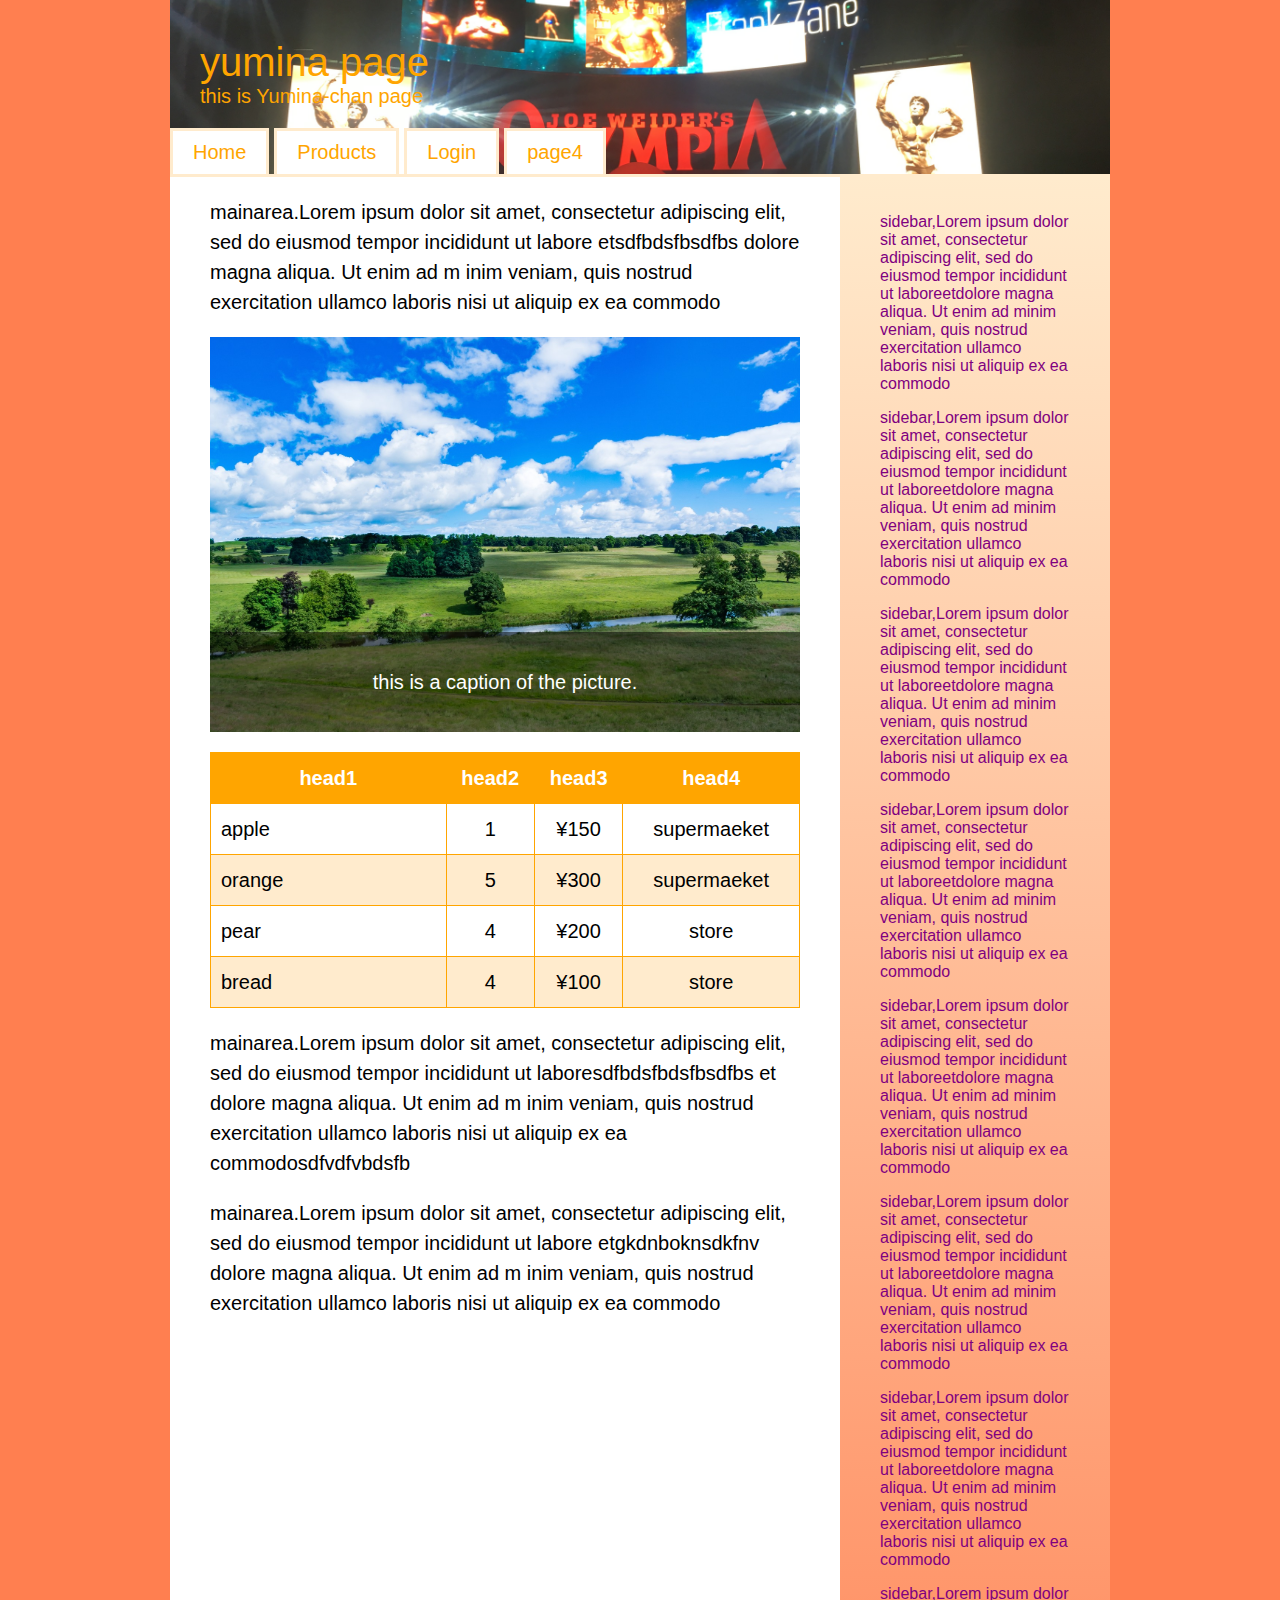
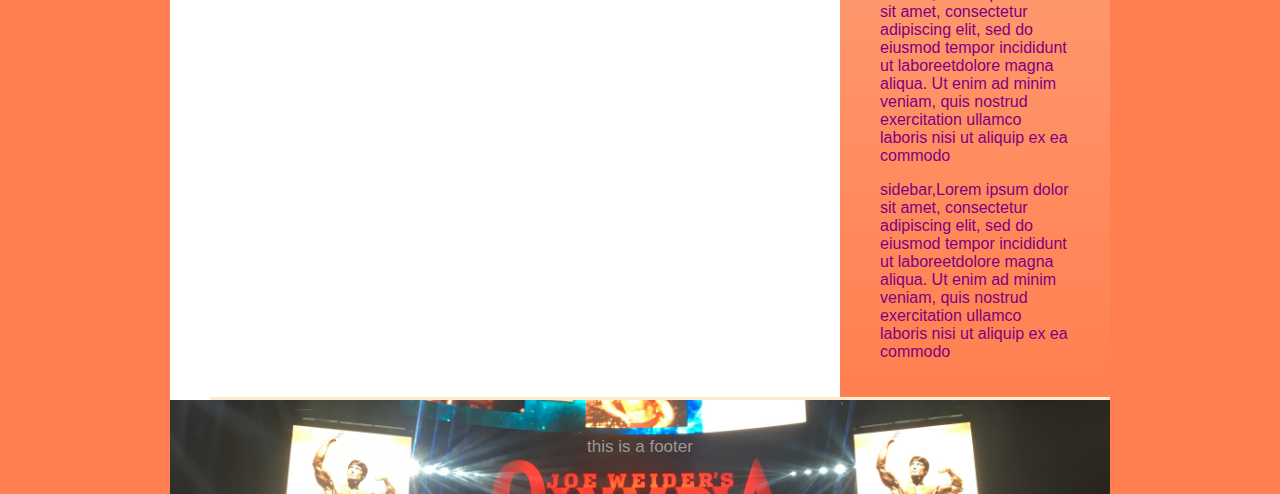
<file: index.html>
<!DOCTYPE html>
<html>

<head>

	<link rel="stylesheet" href="./CSS/screen.css">
<meta name ="veiwport" content="width=device-width,initial-scale=1">
</head>

<body>
	<div class="container">
		<header>
			<h1>yumina page</h1>
			<p>this is Yumina-chan page</p>
			<nav class="navmenu">
				<ul class="group">
					<li><a href="index.html">Home</a></li>
					<li><a href="yumina.html">Products</a></li>
					<li><a href="form.html">Login</a></li>
					<li><a href="#">page4</a></li>
				</ul>
			</nav>
		</header>
		<div class="content-area group">
			<div class="main-area">
				<p>mainarea.Lorem ipsum dolor sit amet, consectetur adipiscing elit, sed do eiusmod tempor incididunt ut
					labore
					etsdfbdsfbsdfbs
					dolore
					magna aliqua. Ut enim ad m inim veniam, quis nostrud exercitation ullamco laboris nisi ut aliquip ex
					ea
					commodo
				</p>
				<div class="image">
					<img src="./media/image/topimage.jpg">
					<div class="imagecaption">
						<p>this is a caption of the picture.</p>
					</div>
				</div>
				<table class="shoplist">
					<thead>
						<tr>
							<th class="head1">head1</th>
							<th class="head2">head2</th>
							<th class="head3">head3</th>
							<th class="head4">head4</th>
						</tr>
					</thead>
					<tbody>
						<tr>
							<td>apple</td>
							<td>1</td>
							<td>¥150</td>
							<td>supermaeket</td>
						</tr>
						<tr>
							<td>orange</td>
							<td>5</td>
							<td>¥300</td>
							<td>supermaeket</td>
						</tr>
						<tr>
							<td>pear</td>
							<td>4</td>
							<td>¥200</td>
							<td>store</td>
						</tr>
						<tr>
							<td>bread</td>
							<td>4</td>
							<td>¥100</td>
							<td>store</td>
						</tr>
					</tbody>
				</table>
				<p>mainarea.Lorem ipsum dolor sit amet, consectetur adipiscing elit, sed do eiusmod tempor incididunt ut
					laboresdfbdsfbdsfbsdfbs
					et
					dolore
					magna aliqua. Ut enim ad m inim veniam, quis nostrud exercitation ullamco laboris nisi ut aliquip ex
					ea
					commodosdfvdfvbdsfb
				</p>
				<p>mainarea.Lorem ipsum dolor sit amet, consectetur adipiscing elit, sed do eiusmod tempor incididunt ut
					labore
					etgkdnboknsdkfnv
					dolore
					magna aliqua. Ut enim ad m inim veniam, quis nostrud exercitation ullamco laboris nisi ut aliquip ex
					ea
					commodo
				</p>
			</div>
			<aside class="sidebar hidden-res">
				<p>sidebar,Lorem ipsum dolor sit amet, consectetur adipiscing elit, sed do eiusmod tempor incididunt ut
					laboreetdolore
					magna aliqua. Ut enim ad minim veniam, quis nostrud exercitation ullamco laboris nisi ut aliquip
					ex
					ea
					commodo
				</p>
				<p>sidebar,Lorem ipsum dolor sit amet, consectetur adipiscing elit, sed do eiusmod tempor incididunt ut
					laboreetdolore
					magna aliqua. Ut enim ad minim veniam, quis nostrud exercitation ullamco laboris nisi ut aliquip
					ex
					ea
					commodo
				</p>
				<p>sidebar,Lorem ipsum dolor sit amet, consectetur adipiscing elit, sed do eiusmod tempor incididunt ut
					laboreetdolore
					magna aliqua. Ut enim ad minim veniam, quis nostrud exercitation ullamco laboris nisi ut aliquip
					ex
					ea
					commodo
				</p>
				<p>sidebar,Lorem ipsum dolor sit amet, consectetur adipiscing elit, sed do eiusmod tempor incididunt ut
					laboreetdolore
					magna aliqua. Ut enim ad minim veniam, quis nostrud exercitation ullamco laboris nisi ut aliquip
					ex
					ea
					commodo
				</p>

				<p>sidebar,Lorem ipsum dolor sit amet, consectetur adipiscing elit, sed do eiusmod tempor incididunt ut
					laboreetdolore
					magna aliqua. Ut enim ad minim veniam, quis nostrud exercitation ullamco laboris nisi ut aliquip
					ex
					ea
					commodo
				</p>

				<p>sidebar,Lorem ipsum dolor sit amet, consectetur adipiscing elit, sed do eiusmod tempor incididunt ut
					laboreetdolore
					magna aliqua. Ut enim ad minim veniam, quis nostrud exercitation ullamco laboris nisi ut aliquip
					ex
					ea
					commodo
				</p>
				<p>sidebar,Lorem ipsum dolor sit amet, consectetur adipiscing elit, sed do eiusmod tempor incididunt ut
					laboreetdolore
					magna aliqua. Ut enim ad minim veniam, quis nostrud exercitation ullamco laboris nisi ut aliquip
					ex
					ea
					commodo
				</p>
				<p>sidebar,Lorem ipsum dolor sit amet, consectetur adipiscing elit, sed do eiusmod tempor incididunt ut
					laboreetdolore
					magna aliqua. Ut enim ad minim veniam, quis nostrud exercitation ullamco laboris nisi ut aliquip
					ex
					ea
					commodo
				</p>
				<p>sidebar,Lorem ipsum dolor sit amet, consectetur adipiscing elit, sed do eiusmod tempor incididunt ut
					laboreetdolore
					magna aliqua. Ut enim ad minim veniam, quis nostrud exercitation ullamco laboris nisi ut aliquip
					ex
					ea
					commodo
				</p>
			</aside>

		</div>
		<footer>
			<p>this is a footer</p>
		</footer>
	</div>

</body>

</html>
</file>
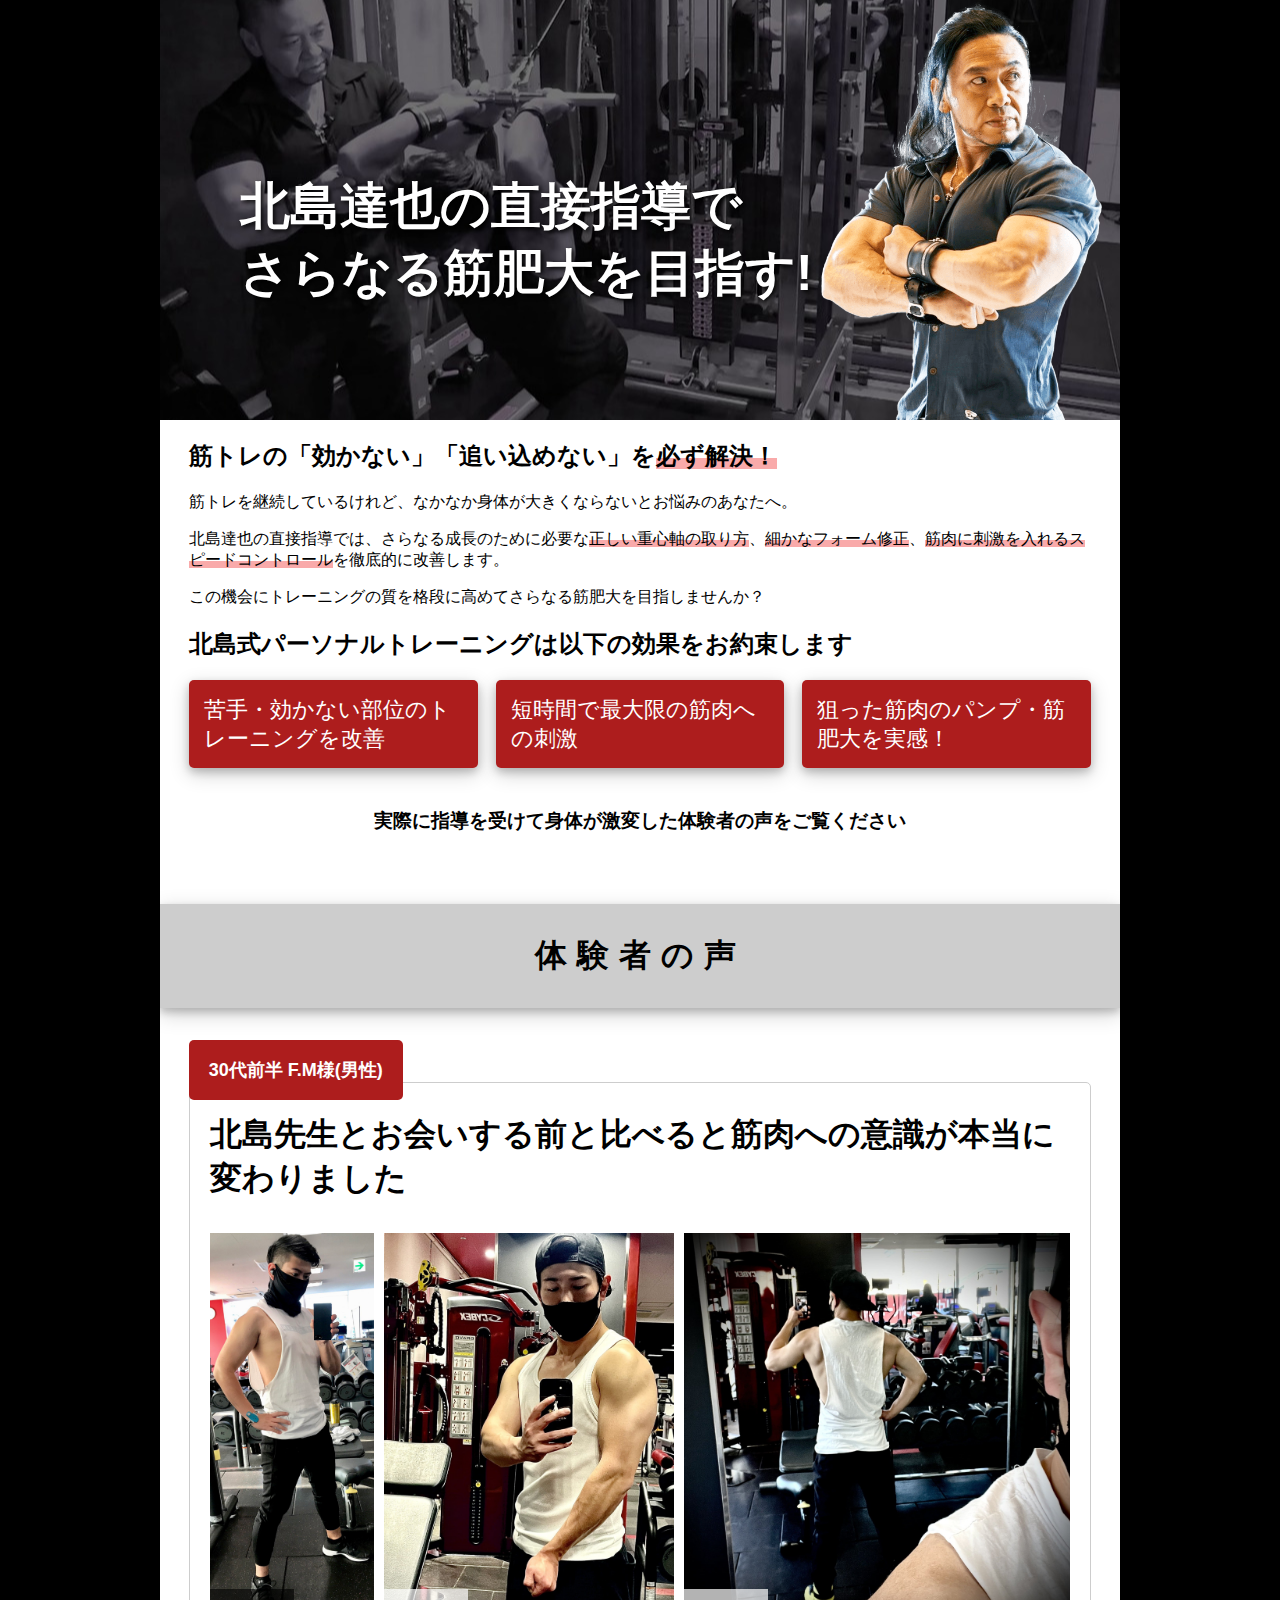
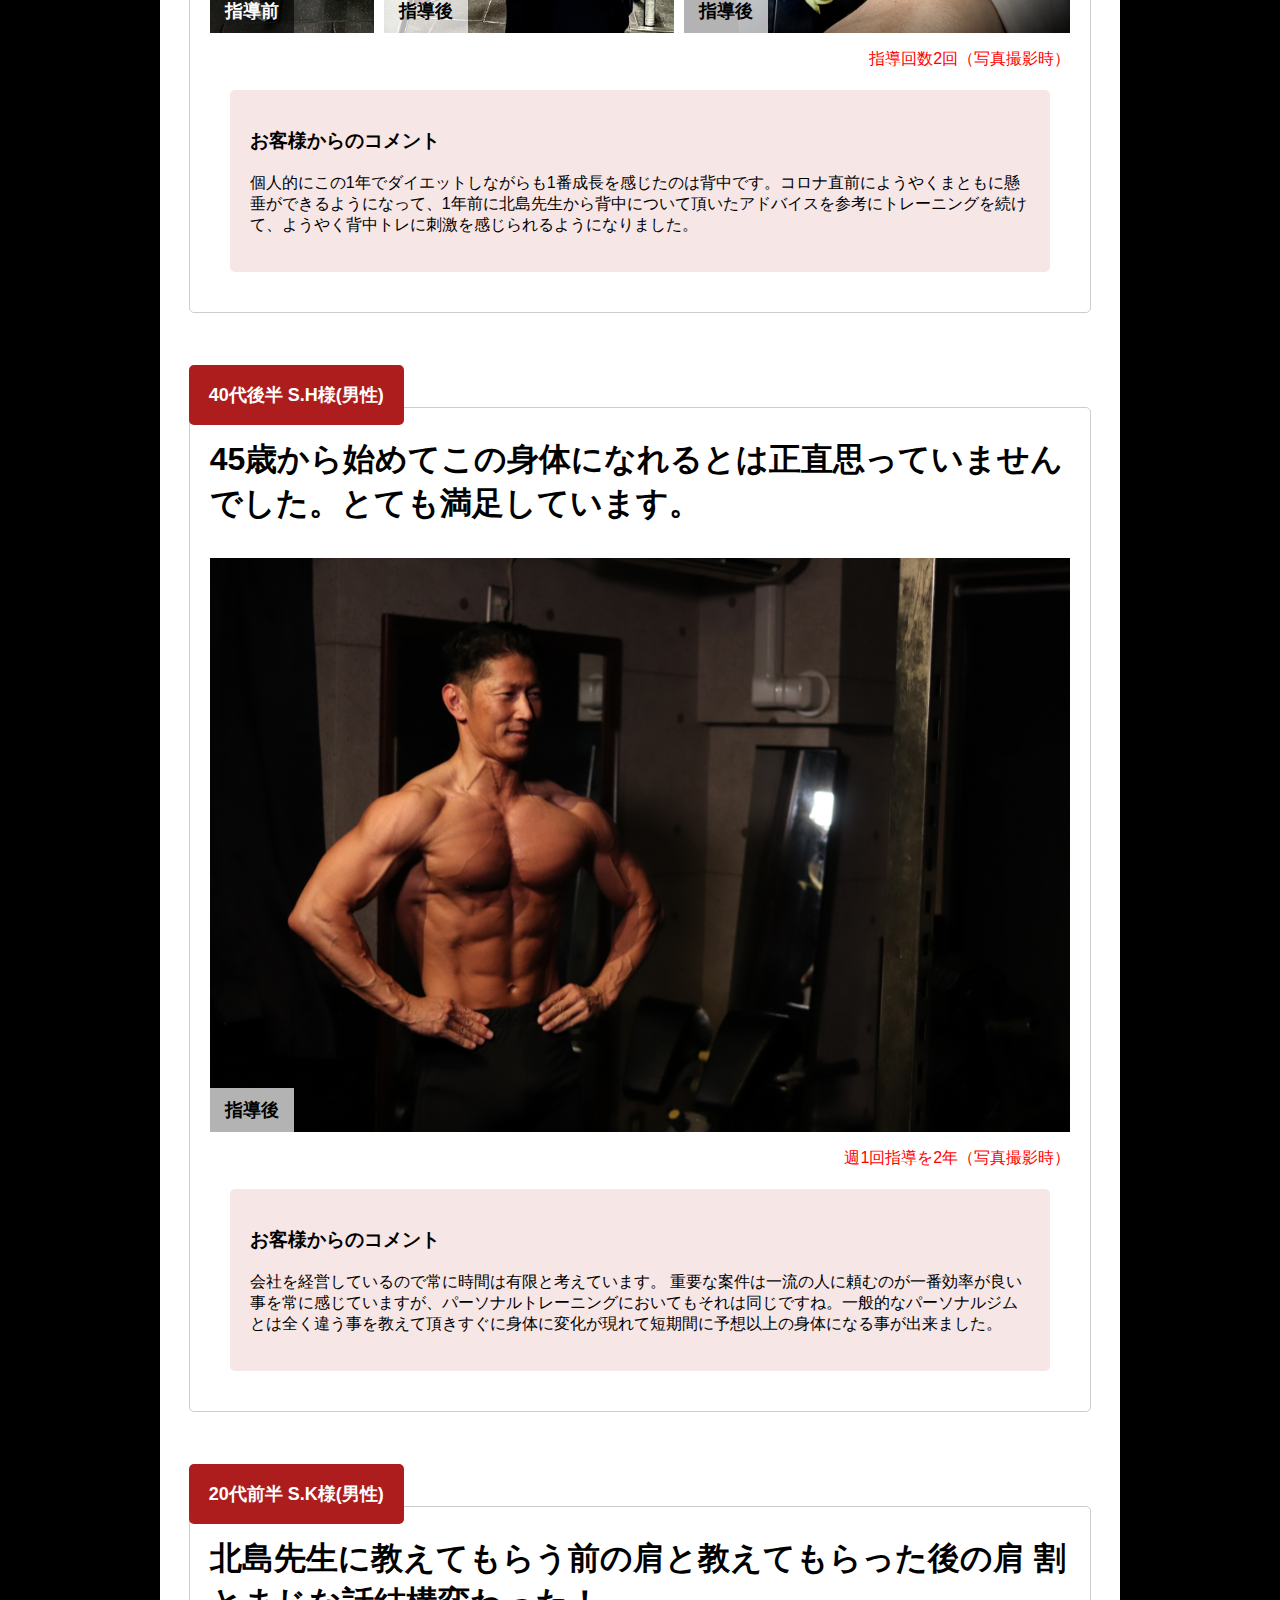
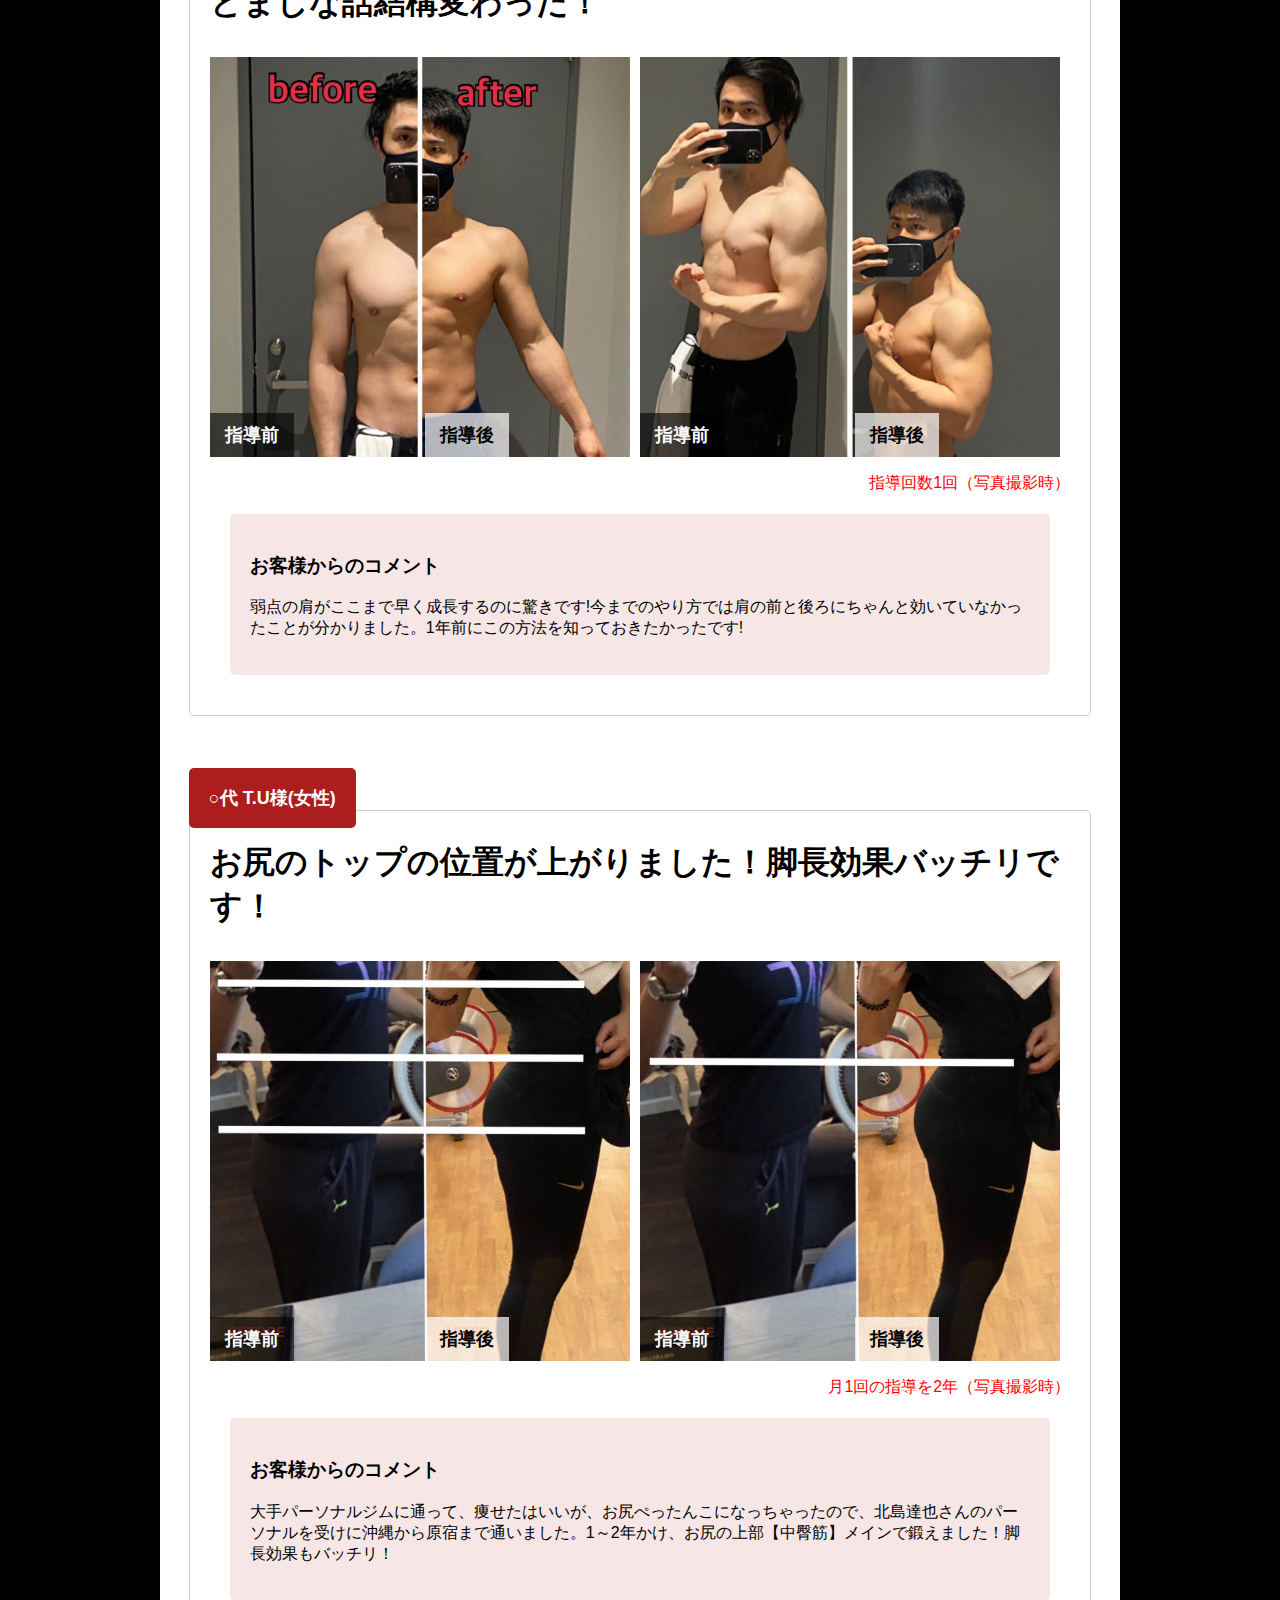
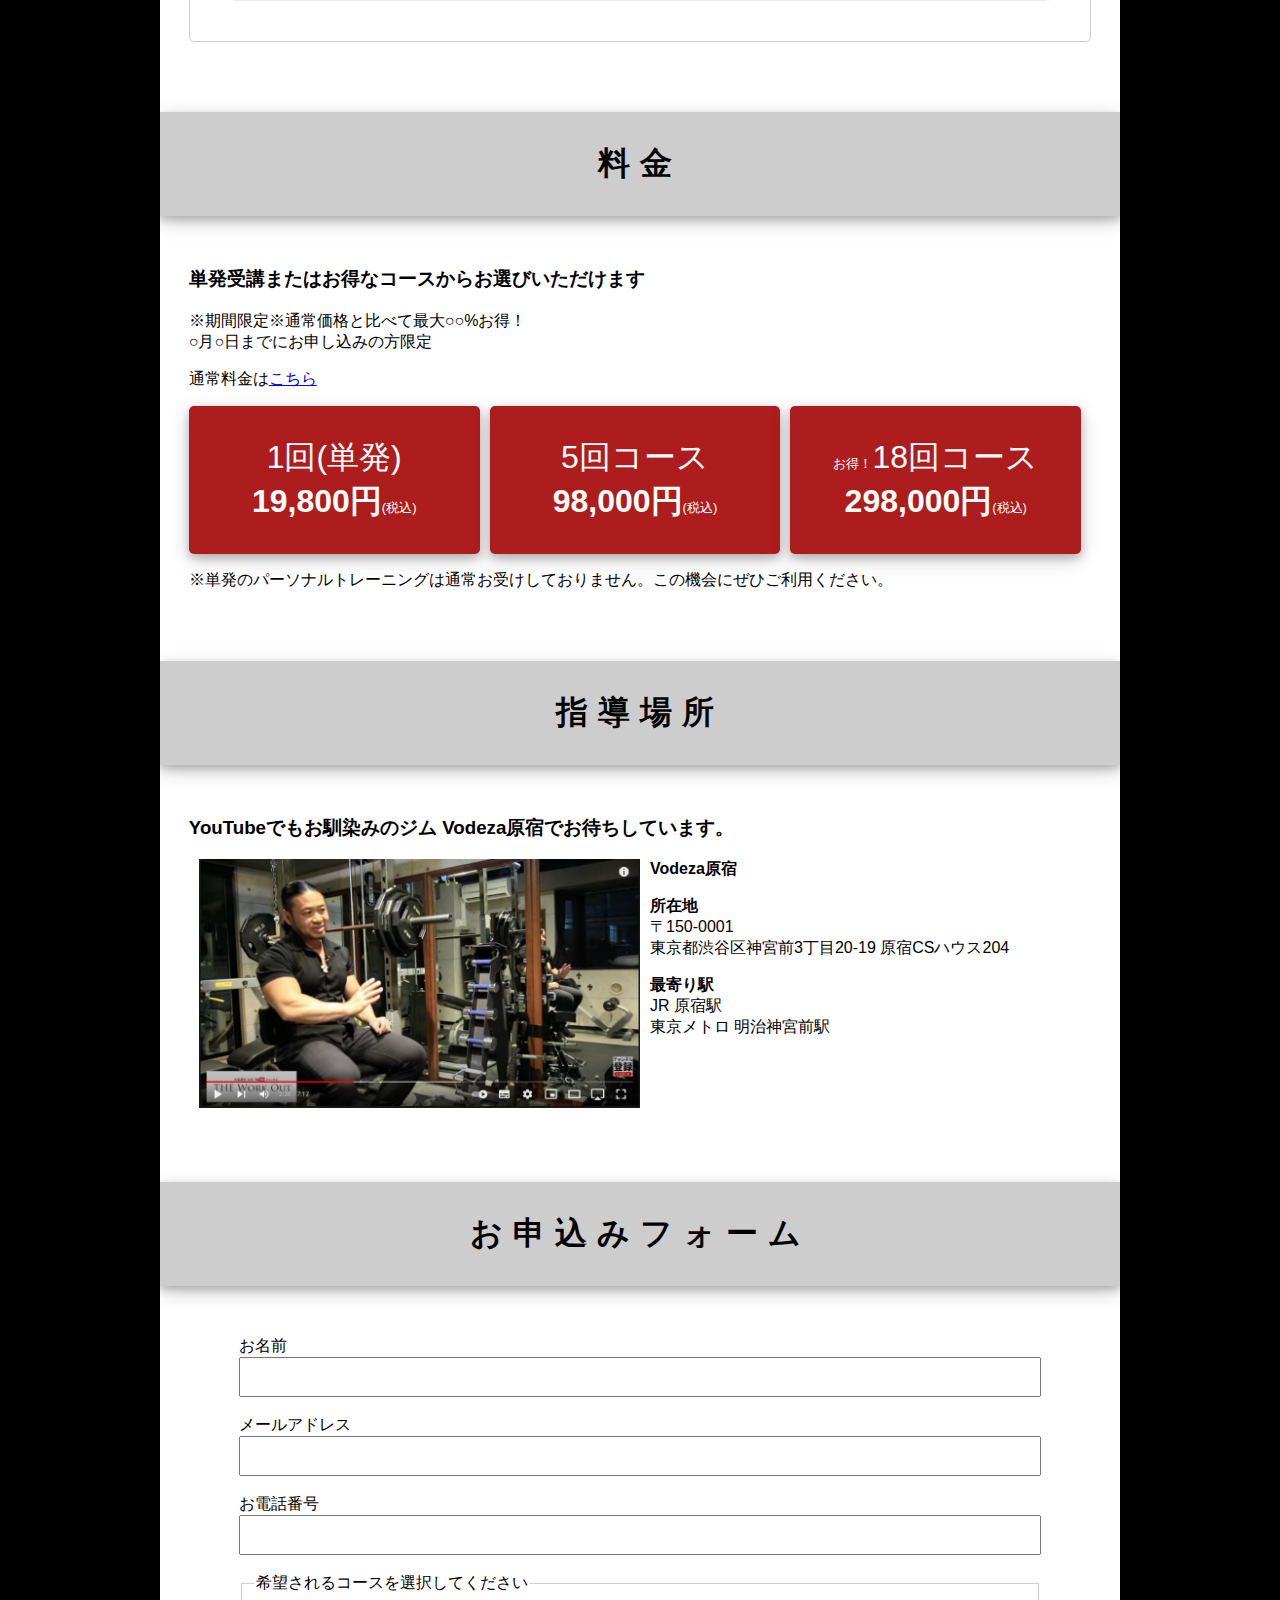
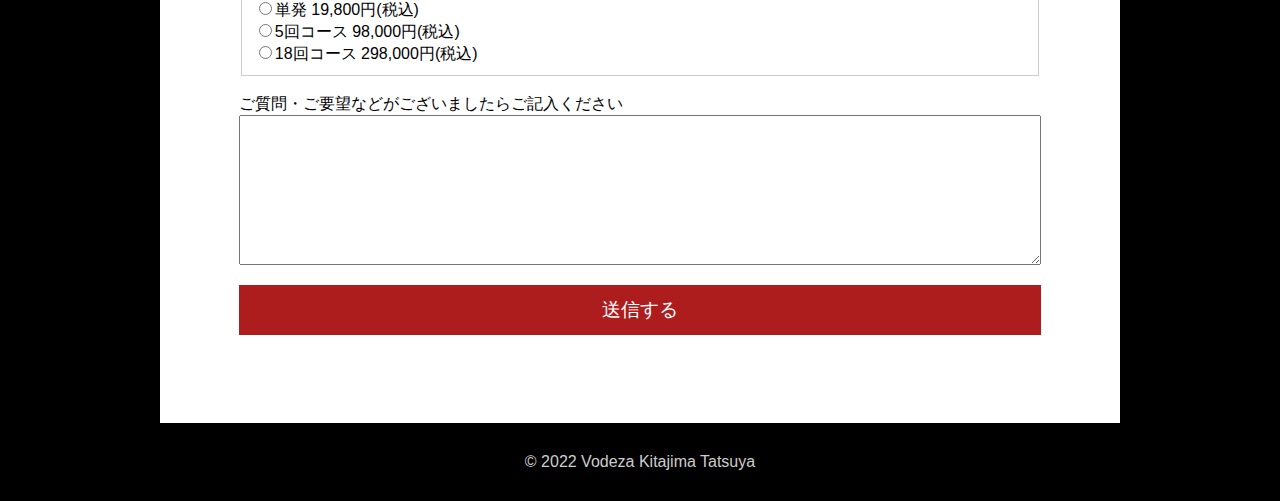
<file: lp/index.html>
<html lang="ja">

<head>
    <meta charset="UTF-8">
    <meta http-equiv="X-UA-Compatible" content="IE=edge">
    <meta name="viewport" content="width=device-width, initial-scale=1.0">
    <title>北島達也体験パーソナルトレーニング</title>
    <link rel="stylesheet" type="text/css" href="style.css">
</head>
<body>
    <div class="warp">
        <div class="header">
            <div class="headinner">
                <h1>北島達也の直接指導で<br>さらなる筋肥大を目指す!</h1>
            </div>
            <div class="headerimg"><img src="image/headerimg.png"></div>
        </div>
        <section class="intro">
            <h2>筋トレの「効かない」「追い込めない」を<span>必ず解決！</span></h2>
            <p>筋トレを継続しているけれど、なかなか身体が大きくならないとお悩みのあなたへ。</p>
            <p>北島達也の直接指導では、さらなる成長のために必要な<span>正しい重心軸の取り方</span>、<span>細かなフォーム修正</span>、<span>筋肉に刺激を入れるスピードコントロール</span>を徹底的に改善します。
            <p>この機会にトレーニングの質を格段に高めてさらなる筋肥大を目指しませんか？</p>
            </p>

            <h2>北島式パーソナルトレーニングは以下の効果をお約束します</h2>
            <ol class="tokutyou">
                <li>苦手・効かない部位のトレーニングを改善</li>
                <li>短時間で最大限の筋肉への刺激</li>
                <li>狙った筋肉のパンプ・筋肥大を実感！</li>
            </ol>
            <h3 class="center">実際に指導を受けて身体が激変した体験者の声をご覧ください</p>
        </section>
        <h2 class="hedding">体験者の声</h2>
        <section>
            <span class="name">30代前半 F.M様(男性)</span>
            <div class="voicewarp">
                <h3 class="voicehead">北島先生とお会いする前と比べると筋肉への意識が本当に変わりました</h3>
                <div class="userimage1">

                    <dl class="userimage">
                        <dt>
                            <div class="imgrelative"><img src="image/before1.jpeg">
                                <div class="imgabsolute">指導前</div>
                            </div>
                        </dt>
                        <dd>
                            <div class="imgrelative">
                                <img src="image/after1.jpeg">
                                <div class="imgabsolute after">指導後</div>
                            </div>
                        </dd>
                    </dl>
                    <div>
                        <div class="imgrelative">
                            <img src="image/isoafter2.jpeg">
                            <div class="imgabsolute after">指導後</div>
                        </div>
                    </div>
                </div>
                <p class="caption">指導回数2回（写真撮影時）</p>
                <div class="voice">
                    <h3>お客様からのコメント</h3>
                    <p>個人的にこの1年でダイエットしながらも1番成長を感じたのは背中です。コロナ直前にようやくまともに懸垂ができるようになって、1年前に北島先生から背中について頂いたアドバイスを参考にトレーニングを続けて、ようやく背中トレに刺激を感じられるようになりました。
                    </p>
                </div>
            </div>
        </section>
        <section>
            <span class="name">40代後半 S.H様(男性)</span>
            <div class="voicewarp">

                <h3 class="voicehead">45歳から始めてこの身体になれるとは正直思っていませんでした。とても満足しています。</h3>

                <div class="imgrelative">
                    <img src="image/sugisan.jpg">
                    <div class="imgabsolute after">指導後</div>
                </div>
                <p class="caption">週1回指導を2年（写真撮影時）</p>
                <div class="voice">
                    <h3>お客様からのコメント</h3>
                    <p>会社を経営しているので常に時間は有限と考えています。
                        重要な案件は一流の人に頼むのが一番効率が良い事を常に感じていますが、パーソナルトレーニングにおいてもそれは同じですね。一般的なパーソナルジムとは全く違う事を教えて頂きすぐに身体に変化が現れて短期間に予想以上の身体になる事が出来ました。
                    </p>
                </div>
            </div>
        </section>
        <section>
            <span class="name">20代前半 S.K様(男性)</span>
            <div class="voicewarp">
                <h3 class="voicehead">北島先生に教えてもらう前の肩と教えてもらった後の肩 割とまじな話結構変わった！</h3>
                <ul class="beforeafter">
                    <li>
                        <div class="imgrelative">
                            <img src="image/jhon1.jpg">
                            <div class="imgabsolute">指導前</div>
                            <div class="imgabsolute2 after">指導後</div>
                        </div>
                    </li>
                    <li>
                        <div class="imgrelative">
                            <img src="image/jhon2.jpg">
                            <div class="imgabsolute">指導前</div>
                            <div class="imgabsolute2 after">指導後</div>
                        </div>
                    </li>
                </ul>
                <p class="caption">指導回数1回（写真撮影時）</p>
                <div class="voice">
                    <h3>お客様からのコメント</h3>
                    <p>弱点の肩がここまで早く成長するのに驚きです!今までのやり方では肩の前と後ろにちゃんと効いていなかったことが分かりました。1年前にこの方法を知っておきたかったです!</p>
                </div>
            </div>
        </section>
        <section>
            <span class="name">○代 T.U様(女性)</span>
            <div class="voicewarp">
                <h3 class="voicehead">お尻のトップの位置が上がりました！脚長効果バッチリです！</h3>
                <ul class="beforeafter">
                    <li>
                        <div class="imgrelative">
                            <img src="image/takarasan1.jpeg">
                            <div class="imgabsolute">指導前</div>
                            <div class="imgabsolute2 after">指導後</div>
                        </div>
                    </li>
                    <li>
                        <div class="imgrelative">
                            <img src="image/takarasan.jpeg">
                            <div class="imgabsolute">指導前</div>
                            <div class="imgabsolute2 after">指導後</div>
                        </div>
                    </li>
                </ul>
                <p class="caption">月1回の指導を2年（写真撮影時）</p>
                <div class="voice">
                    <h3>お客様からのコメント</h3>
                    <p>大手パーソナルジムに通って、痩せたはいいが、お尻ぺったんこになっちゃったので、北島達也さんのパーソナルを受けに沖縄から原宿まで通いました。1～2年かけ、お尻の上部【中臀筋】メインで鍛えました！脚長効果もバッチリ！
                    </p>
                </div>
            </div>
        </section>
        <h2 class="hedding">料金</h2>
        <section>
            <h3>単発受講またはお得なコースからお選びいただけます</h3>
            <p>※期間限定※通常価格と比べて最大○○%お得！<br>○月○日までにお申し込みの方限定</p>
            <p>通常料金は<a href="https://www.vodeza.com/about/pricing-plans/">こちら</a></p>
            <ul class="beforeafter">
                <li class="price">1回(単発)<br> <b>19,800円</b><span>(税込)</span></li>
                <li class="price">5回コース<br> <b>98,000円</b><span>(税込)</span></li>
                <li class="price"><span>お得！</span>18回コース <br> <b>298,000円</b><span>(税込)</span></li>
            </ul>
            <p>※単発のパーソナルトレーニングは通常お受けしておりません。この機会にぜひご利用ください。</p>
        </section>

        <h2 class="hedding">指導場所</h2>
        <section>

            <h3>YouTubeでもお馴染みのジム Vodeza原宿でお待ちしています。</h3>
            <ul class="adress">
                <li><img src="image/youtube.jpeg"></li>
                <li>
                    <b>Vodeza原宿</b>
                    <p><b>所在地</b><br>
                        〒150-0001<br>
                        東京都渋谷区神宮前3丁目20-19 原宿CSハウス204</p>
                    <p> <b>最寄り駅 </b><br>
                        JR 原宿駅 <br>
                        東京メトロ 明治神宮前駅</p>
                </li>
            </ul>
        </section>
        <h2 class="hedding">お申込みフォーム</h2>
        <section>
            <form>

                <label for="onamae">お名前</label>
                <input type="text" id="onamae" name="onamae"><br>
                <label for="email"> メールアドレス</label>
                <input type="email" id="email" name="email"><br>
                <label for="phone">お電話番号</label>
                <input type="tel" id="phone" name="phone"><br>
                <fieldset>
                    <legend>希望されるコースを選択してください</legend>
                    <input type="radio" id="c1" name="course" value="1回単発"><label for="c1">単発 19,800円(税込)</label><br>
                    <input type="radio" id="c2" name="course" value="5回コース"><label for="c2">5回コース
                        98,000円(税込)</label><br>
                    <input type="radio" id="c3" name="course" value="18回コース"><label for="c3">18回コース 298,000円(税込)</label>
                </fieldset><br>
                <label for="messege">ご質問・ご要望などがございましたらご記入ください</label>
                <textarea name="message" id="messege" name="messege"></textarea><br>
                <input type="submit" value="送信する">
            </form>

        </section>
        <br>
    </div>
    <footer>&copy; 2022 Vodeza Kitajima Tatsuya</footer>
</body>
</html>
</file>
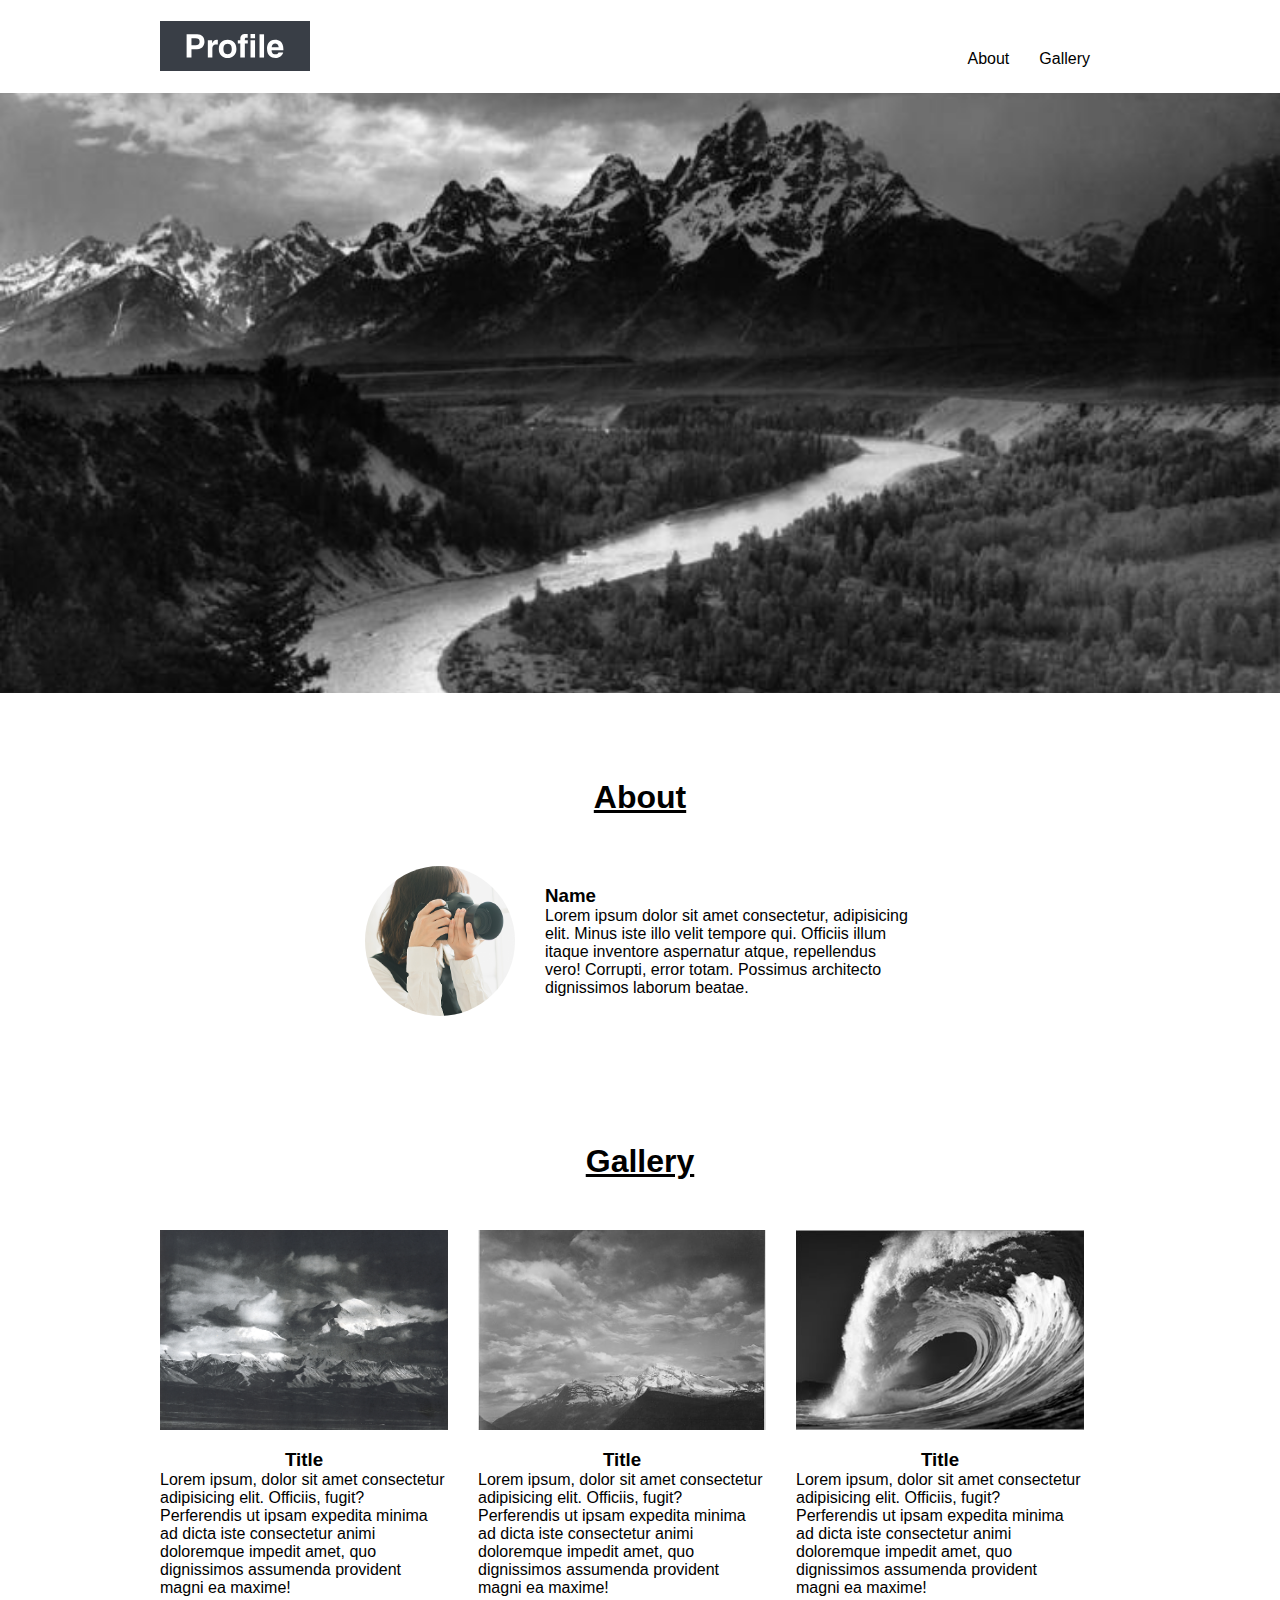
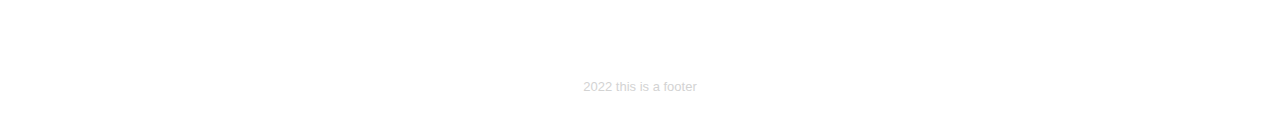
<file: 0402.html>
<html lang="en">

<head>
    <meta charset="UTF-8">
    <meta http-equiv="X-UA-Compatible" content="IE=edge">
    <meta name="viewport" content="width=device-width, initial-scale=1.0">
    <title>Document</title>
    <link rel="stylesheet" href="0402.css">
</head>

<body>

    <header>
        <h1 class="logo"><a href="#"><img src="./media/image/logo.svg"></a></h1>
        <nav class="menu">
            <ul>
                <li><a href="#">About</a></li>
                <li><a href="#">Gallery</a></li>
            </ul>
        </nav>
    </header>
    <img class="topimage" src="./media/image/topimg2.jpeg" alt="topimage">
    <div class="section1">
        <h2 class="hedding">About</h2>
       
        <div class="profile">
            <img class="profimage" src="./media/image/23_1.png">
            <div class="profiletext">
                <h3>Name</h3>
                <p>Lorem ipsum dolor sit amet consectetur, adipisicing elit. Minus iste illo velit tempore qui. Officiis
                    illum
                    itaque inventore aspernatur atque, repellendus vero! Corrupti, error totam. Possimus architecto
                    dignissimos
                    laborum beatae.</p>
            </div>

        </div>
    </div>
    <div class="section2">
        <h2 class="hedding">Gallery</h2>
        <ul class="gallery">
            <li>
                <img class="galleryimg" src="./media/image/gallery1.jpg">
                <h3 class="gallaery-heddiing">Title</h3>
                <p>Lorem ipsum, dolor sit amet consectetur adipisicing elit. Officiis, fugit? Perferendis ut ipsam
                    expedita minima ad dicta iste consectetur animi doloremque impedit amet, quo dignissimos assumenda
                    provident magni ea maxime!</p>
            </li>
            <li>
                <img class="galleryimg" src="./media/image/gallery2.jpg">
                <h3 class="gallaery-heddiing">Title</h3>
                <p>Lorem ipsum, dolor sit amet consectetur adipisicing elit. Officiis, fugit? Perferendis ut ipsam
                    expedita minima ad dicta iste consectetur animi doloremque impedit amet, quo dignissimos assumenda
                    provident magni ea maxime!</p>
            </li>
            <li>
                <img class="galleryimg" src="./media/image/gallery3.jpg">
                <h3 class="gallaery-heddiing">Title</h3>
                <p>Lorem ipsum, dolor sit amet consectetur adipisicing elit. Officiis, fugit? Perferendis ut ipsam
                    expedita minima ad dicta iste consectetur animi doloremque impedit amet, quo dignissimos assumenda
                    provident magni ea maxime!</p>
            </li>
        </ul>
    </div>
    <footer>
        2022 this is a footer
    </footer>

</body>

</html>
</file>
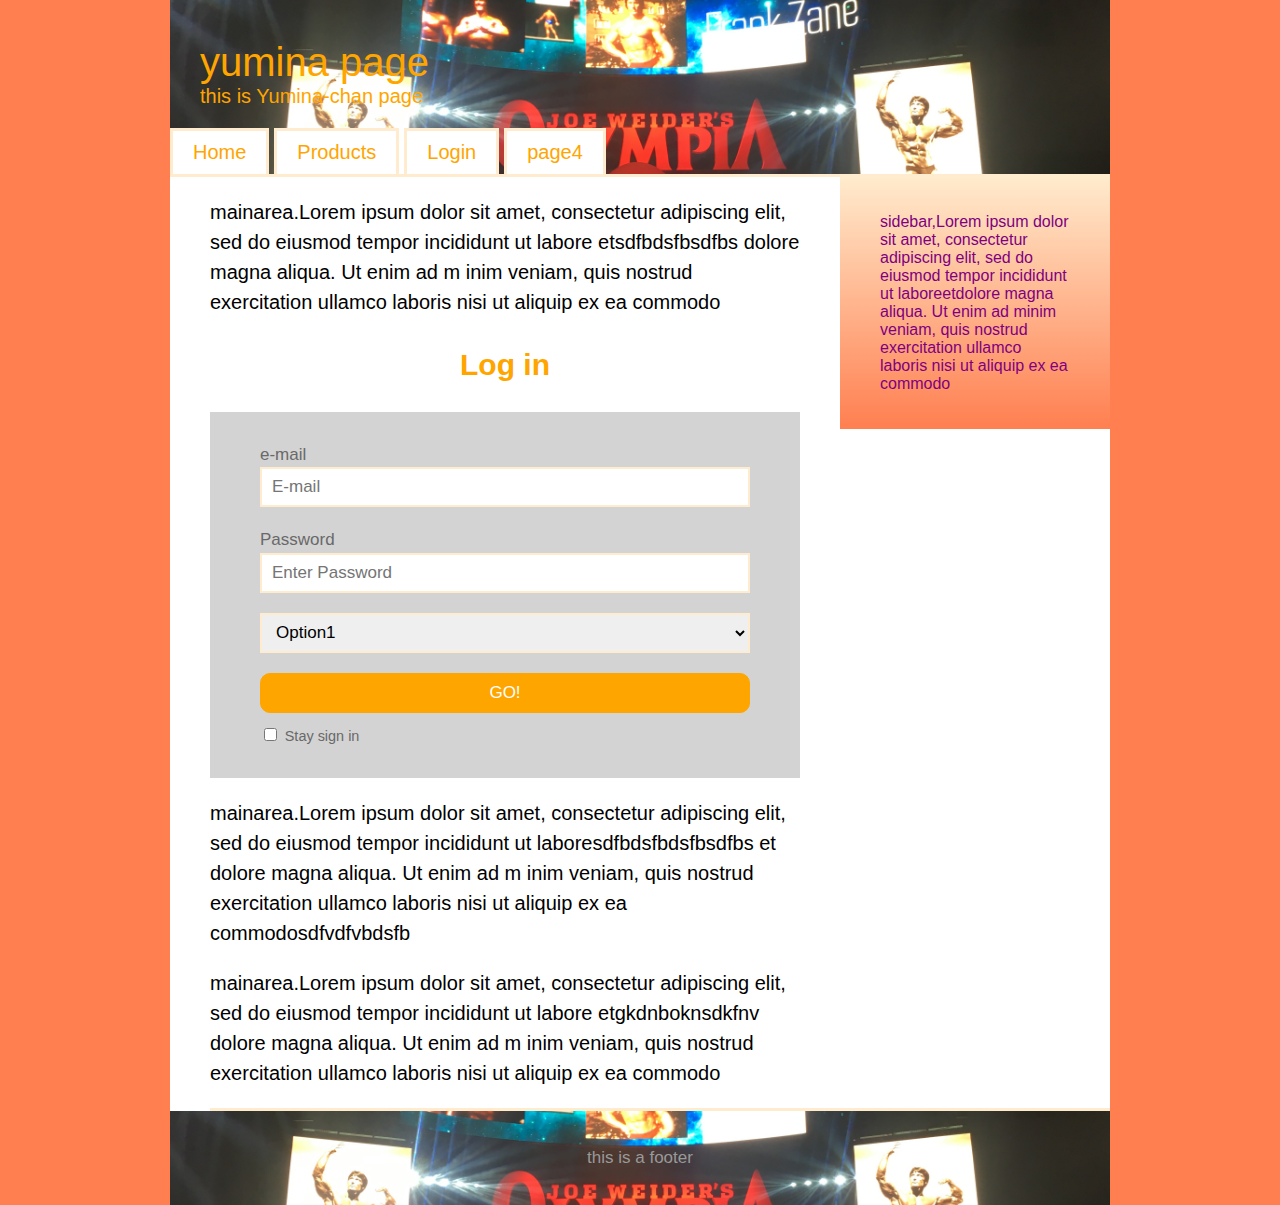
<file: form.html>
<!DOCTYPE html>
<html>

<head>
    <title>Login</title>
    <link rel="stylesheet" href="./CSS/screen.css">
</head>

<body>
    <div class="container">
        <header>

            <h1>yumina page</h1>
            <p>this is Yumina-chan page</p>
            <nav class="navmenu">
                <ul class="group">
                    <li><a href="index.html">Home</a></li>
                    <li><a href="yumina.html">Products</a></li>
                    <li><a href="#">Login</a></li>
                    <li><a href="#">page4</a></li>
                </ul>
            </nav>

        </header>
        <div class="content-area group">
            <div class="main-area">
                <p>mainarea.Lorem ipsum dolor sit amet, consectetur adipiscing elit, sed do eiusmod tempor incididunt ut
                    labore
                    etsdfbdsfbsdfbs
                    dolore
                    magna aliqua. Ut enim ad m inim veniam, quis nostrud exercitation ullamco laboris nisi ut aliquip ex
                    ea
                    commodo
                </p>
                <h2>Log in</h2>
                <form>
                    <label for="email">e-mail</label>
                    <input id="email" type="e-mail" name="e-mail" placeholder="E-mail">

                    <label for="pass">Password</label>
                    <input id="pass" type="password" name="password" placeholder="Enter Password">
                    <select>
                        <option>Option1</option>
                        <option>Option2</option>
                        <option>Option3</option>
                        <option>Option4</option>
                    </select>
                    <input type="submit" value="GO!">
                    <label>
                        <input type="checkbox" name="remember" checed="checked" value="yes">
                        <span class="checkbox-text">Stay sign in</span>
                    </label>
                </form>
                <p>mainarea.Lorem ipsum dolor sit amet, consectetur adipiscing elit, sed do eiusmod tempor incididunt ut
                    laboresdfbdsfbdsfbsdfbs
                    et
                    dolore
                    magna aliqua. Ut enim ad m inim veniam, quis nostrud exercitation ullamco laboris nisi ut aliquip ex
                    ea
                    commodosdfvdfvbdsfb
                </p>
                <p>mainarea.Lorem ipsum dolor sit amet, consectetur adipiscing elit, sed do eiusmod tempor incididunt ut
                    labore
                    etgkdnboknsdkfnv
                    dolore
                    magna aliqua. Ut enim ad m inim veniam, quis nostrud exercitation ullamco laboris nisi ut aliquip ex
                    ea
                    commodo
                </p>
            </div>
            <aside class="sidebar">
                <p>sidebar,Lorem ipsum dolor sit amet, consectetur adipiscing elit, sed do eiusmod tempor incididunt ut
                    laboreetdolore
                    magna aliqua. Ut enim ad minim veniam, quis nostrud exercitation ullamco laboris nisi ut aliquip
                    ex
                    ea
                    commodo
                </p>
            </aside>

        </div>
        <footer>
            <p>this is a footer</p>
        </footer>
    </div>
</body>

</html>
</file>
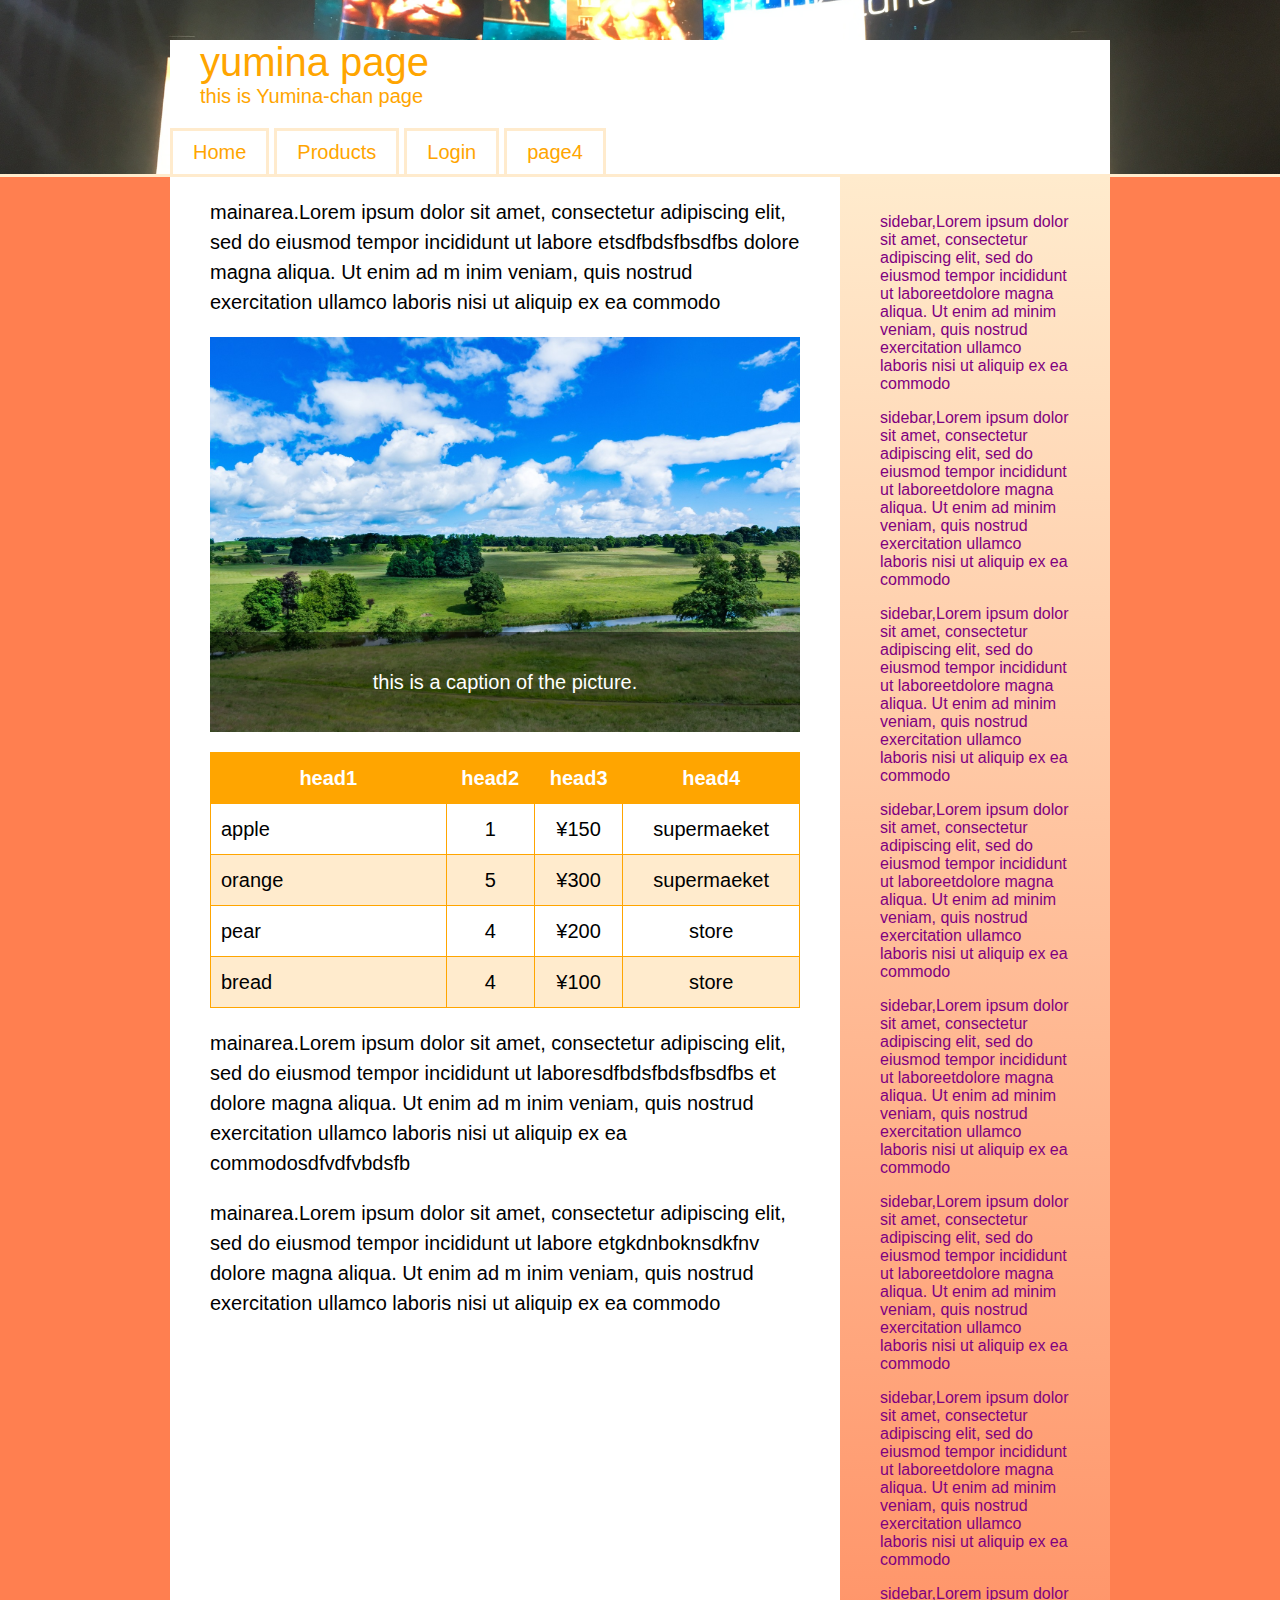
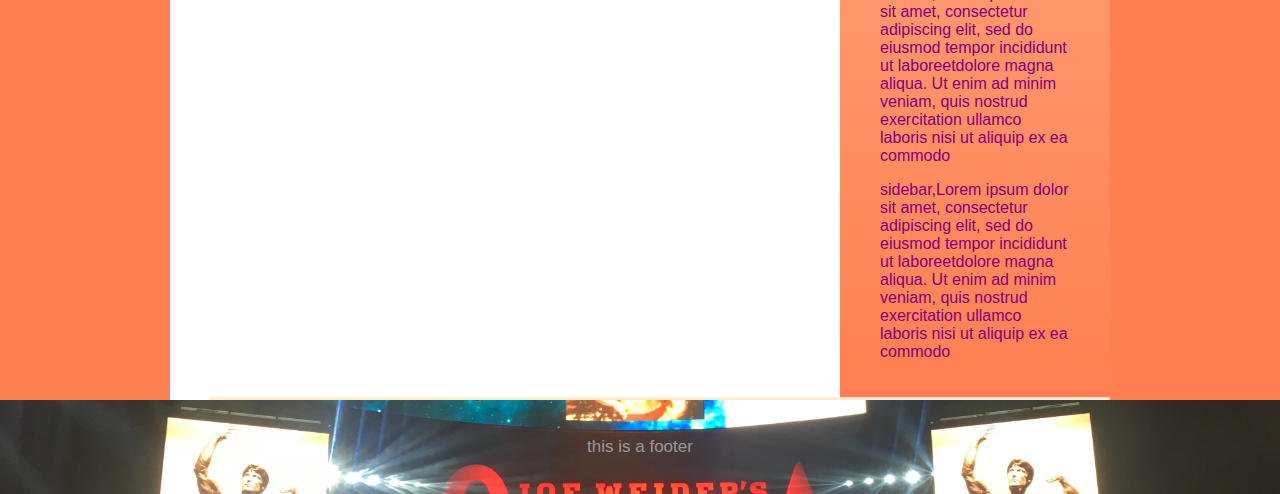
<file: index2.html>
<!DOCTYPE html>
<html>

<head>
    <link rel="stylesheet" href="./CSS/screen.css">

</head>

<body>

    <header>
        <div class="container">
            <h1>yumina page</h1>
            <p>this is Yumina-chan page</p>
            <nav class="navmenu">
                <ul class="group">
                    <li><a href="index.html">Home</a></li>
                    <li><a href="yumina.html">Products</a></li>
                    <li><a href="form.html">Login</a></li>
                    <li><a href="#">page4</a></li>
                </ul>
            </nav>
        </div>
    </header>
    <div class="container">
        <div class="content-area group">
            <div class="main-area">
                <p>mainarea.Lorem ipsum dolor sit amet, consectetur adipiscing elit, sed do eiusmod tempor incididunt ut
                    labore
                    etsdfbdsfbsdfbs
                    dolore
                    magna aliqua. Ut enim ad m inim veniam, quis nostrud exercitation ullamco laboris nisi ut aliquip ex
                    ea
                    commodo
                </p>
                <div class="image">
                    <img src="./media/image/topimage.jpg">
                    <div class="imagecaption">
                        <p>this is a caption of the picture.</p>
                    </div>
                </div>
                <table class="shoplist">
                    <thead>
                        <tr>
                            <th class="head1">head1</th>
                            <th class="head2">head2</th>
                            <th class="head3">head3</th>
                            <th class="head4">head4</th>
                        </tr>
                    </thead>
                    <tbody>
                        <tr>
                            <td>apple</td>
                            <td>1</td>
                            <td>¥150</td>
                            <td>supermaeket</td>
                        </tr>
                        <tr>
                            <td>orange</td>
                            <td>5</td>
                            <td>¥300</td>
                            <td>supermaeket</td>
                        </tr>
                        <tr>
                            <td>pear</td>
                            <td>4</td>
                            <td>¥200</td>
                            <td>store</td>
                        </tr>
                        <tr>
                            <td>bread</td>
                            <td>4</td>
                            <td>¥100</td>
                            <td>store</td>
                        </tr>
                    </tbody>
                </table>
                <p>mainarea.Lorem ipsum dolor sit amet, consectetur adipiscing elit, sed do eiusmod tempor incididunt ut
                    laboresdfbdsfbdsfbsdfbs
                    et
                    dolore
                    magna aliqua. Ut enim ad m inim veniam, quis nostrud exercitation ullamco laboris nisi ut aliquip ex
                    ea
                    commodosdfvdfvbdsfb
                </p>
                <p>mainarea.Lorem ipsum dolor sit amet, consectetur adipiscing elit, sed do eiusmod tempor incididunt ut
                    labore
                    etgkdnboknsdkfnv
                    dolore
                    magna aliqua. Ut enim ad m inim veniam, quis nostrud exercitation ullamco laboris nisi ut aliquip ex
                    ea
                    commodo
                </p>
            </div>
            <aside class="sidebar">
                <p>sidebar,Lorem ipsum dolor sit amet, consectetur adipiscing elit, sed do eiusmod tempor incididunt ut
                    laboreetdolore
                    magna aliqua. Ut enim ad minim veniam, quis nostrud exercitation ullamco laboris nisi ut aliquip
                    ex
                    ea
                    commodo
                </p>
                <p>sidebar,Lorem ipsum dolor sit amet, consectetur adipiscing elit, sed do eiusmod tempor incididunt ut
                    laboreetdolore
                    magna aliqua. Ut enim ad minim veniam, quis nostrud exercitation ullamco laboris nisi ut aliquip
                    ex
                    ea
                    commodo
                </p>
                <p>sidebar,Lorem ipsum dolor sit amet, consectetur adipiscing elit, sed do eiusmod tempor incididunt ut
                    laboreetdolore
                    magna aliqua. Ut enim ad minim veniam, quis nostrud exercitation ullamco laboris nisi ut aliquip
                    ex
                    ea
                    commodo
                </p>
                <p>sidebar,Lorem ipsum dolor sit amet, consectetur adipiscing elit, sed do eiusmod tempor incididunt ut
                    laboreetdolore
                    magna aliqua. Ut enim ad minim veniam, quis nostrud exercitation ullamco laboris nisi ut aliquip
                    ex
                    ea
                    commodo
                </p>

                <p>sidebar,Lorem ipsum dolor sit amet, consectetur adipiscing elit, sed do eiusmod tempor incididunt ut
                    laboreetdolore
                    magna aliqua. Ut enim ad minim veniam, quis nostrud exercitation ullamco laboris nisi ut aliquip
                    ex
                    ea
                    commodo
                </p>

                <p>sidebar,Lorem ipsum dolor sit amet, consectetur adipiscing elit, sed do eiusmod tempor incididunt ut
                    laboreetdolore
                    magna aliqua. Ut enim ad minim veniam, quis nostrud exercitation ullamco laboris nisi ut aliquip
                    ex
                    ea
                    commodo
                </p>
                <p>sidebar,Lorem ipsum dolor sit amet, consectetur adipiscing elit, sed do eiusmod tempor incididunt ut
                    laboreetdolore
                    magna aliqua. Ut enim ad minim veniam, quis nostrud exercitation ullamco laboris nisi ut aliquip
                    ex
                    ea
                    commodo
                </p>
                <p>sidebar,Lorem ipsum dolor sit amet, consectetur adipiscing elit, sed do eiusmod tempor incididunt ut
                    laboreetdolore
                    magna aliqua. Ut enim ad minim veniam, quis nostrud exercitation ullamco laboris nisi ut aliquip
                    ex
                    ea
                    commodo
                </p>
                <p>sidebar,Lorem ipsum dolor sit amet, consectetur adipiscing elit, sed do eiusmod tempor incididunt ut
                    laboreetdolore
                    magna aliqua. Ut enim ad minim veniam, quis nostrud exercitation ullamco laboris nisi ut aliquip
                    ex
                    ea
                    commodo
                </p>
            </aside>
        </div>
    </div>
    <footer>
        <p>this is a footer</p>
    </footer>


</body>

</html>
</file>
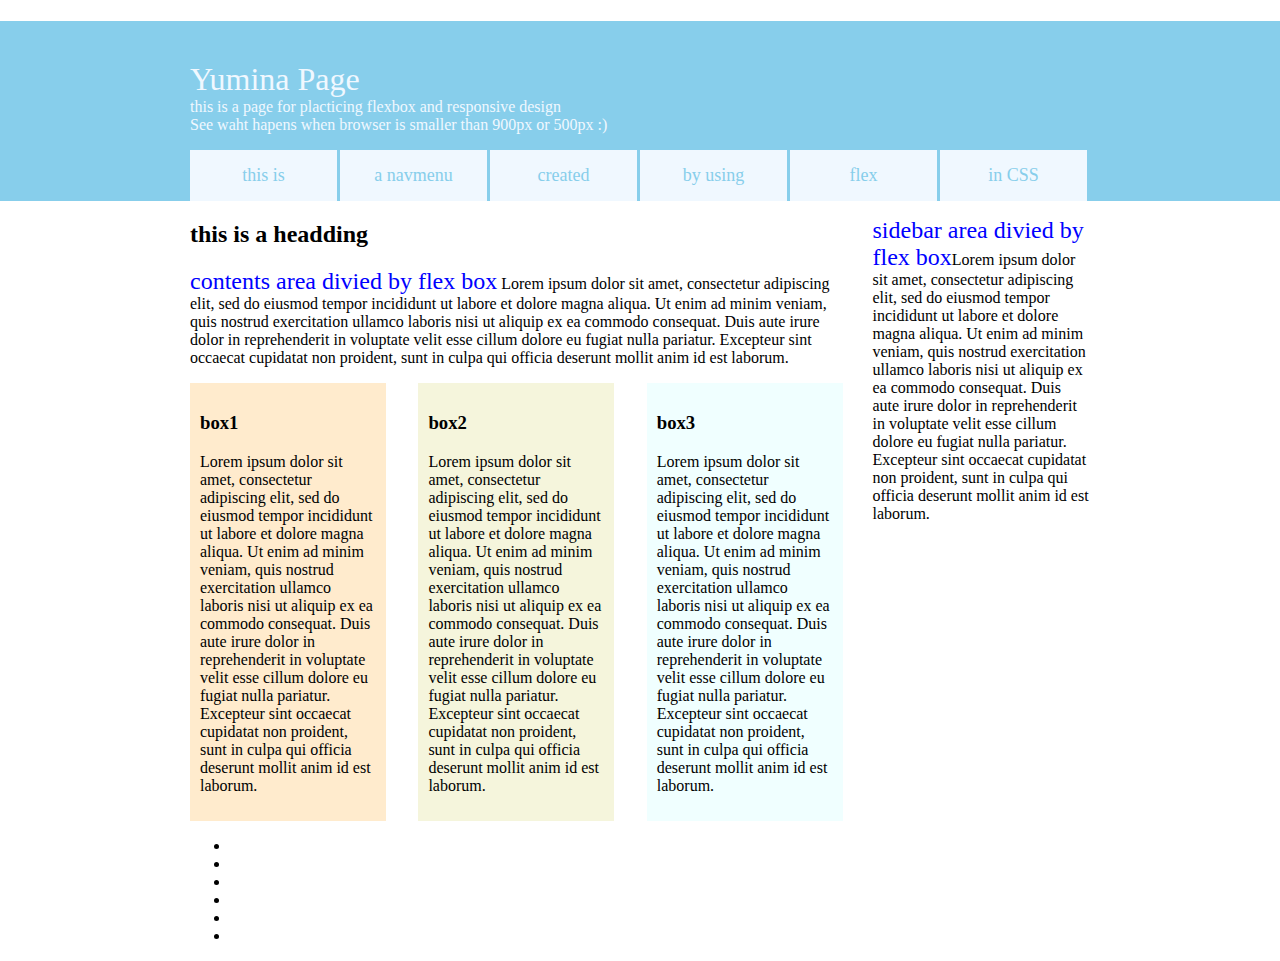
<file: index3.html>
<!DOCTYPE html>
<html>

<head>
    <title>Yumina Page</title>
    <meta name="viewport" content="width=devicewidth, initial-scale=1">
    <link rel="stylesheet" href="CSS/cssforflexbox.css">
</head>

<body>
    <header>
        <div class="headerwidth">
            <h1>Yumina Page</h1>
            <p>this is a page for placticing flexbox and responsive design<br>
            See waht hapens when browser is smaller than 900px or 500px :)</p>
            <nav>
                <div class="navmenu">
                    <div class="menulist"><a href="#">this is</a></div>
                    <div class="menulist"><a href="#">a navmenu</a></div>
                    <div class="menulist"><a href="#">created</a></div>
                    <div class="menulist"><a href="#">by using</a></div>
                    <div class="menulist"><a href="#">flex</a></div>
                    <div class="menulist"><a href="#">in CSS</a></div>
                </div>
            </nav>
        </div>
    </header>
    <div class="conteinerlayaot">
        <div class="main">
            <h2>this is a headding</h2>
            <p><span>contents area divied by flex box</span>
                Lorem ipsum dolor sit amet, consectetur adipiscing elit, sed do eiusmod tempor incididunt ut labore et
                dolore
                magna aliqua. Ut enim ad minim veniam, quis nostrud exercitation ullamco laboris nisi ut aliquip ex ea
                commodo consequat. Duis aute irure dolor in reprehenderit in voluptate velit esse cillum dolore eu
                fugiat
                nulla pariatur. Excepteur sint occaecat cupidatat non proident, sunt in culpa qui officia deserunt
                mollit
                anim id est laborum.</p>

            <div class="boxflex">

                <div class="boxa">
                    <h3>box1</h3>
                    <p> Lorem ipsum dolor sit amet, consectetur adipiscing elit, sed do eiusmod tempor
                        incididunt ut labore
                        et
                        dolore
                        magna aliqua. Ut enim ad minim veniam, quis nostrud exercitation ullamco laboris nisi ut aliquip
                        ex
                        ea
                        commodo consequat. Duis aute irure dolor in reprehenderit in voluptate velit esse cillum dolore
                        eu
                        fugiat
                        nulla pariatur. Excepteur sint occaecat cupidatat non proident, sunt in culpa qui officia
                        deserunt
                        mollit
                        anim id est laborum.</p>
                </div>
                <div class="boxa">
                    <h3>box2</h3>
                    <p> Lorem ipsum dolor sit amet, consectetur adipiscing elit, sed do eiusmod tempor
                        incididunt ut labore
                        et
                        dolore
                        magna aliqua. Ut enim ad minim veniam, quis nostrud exercitation ullamco laboris nisi ut aliquip
                        ex
                        ea
                        commodo consequat. Duis aute irure dolor in reprehenderit in voluptate velit esse cillum dolore
                        eu
                        fugiat
                        nulla pariatur. Excepteur sint occaecat cupidatat non proident, sunt in culpa qui officia
                        deserunt
                        mollit
                        anim id est laborum.</p>
                </div>
                <div class="boxa">
                    <h3>box3</h3>
                    <p> Lorem ipsum dolor sit amet, consectetur adipiscing elit, sed do eiusmod tempor
                        incididunt ut labore
                        et
                        dolore
                        magna aliqua. Ut enim ad minim veniam, quis nostrud exercitation ullamco laboris nisi ut aliquip
                        ex
                        ea
                        commodo consequat. Duis aute irure dolor in reprehenderit in voluptate velit esse cillum dolore
                        eu
                        fugiat
                        nulla pariatur. Excepteur sint occaecat cupidatat non proident, sunt in culpa qui officia
                        deserunt
                        mollit
                        anim id est laborum.</p>
                </div>

            </div>
            <ul class="article-warp">
                <li></li>
                <li></li>
                <li></li>
                <li></li>
                <li></li>
                <li></li>
            </ul>
        </div>
        <div class="side">
            <p><span>sidebar area divied by flex box</span>Lorem ipsum dolor sit amet, consectetur adipiscing elit, sed
                do eiusmod tempor incididunt ut labore et
                dolore
                magna aliqua. Ut enim ad minim veniam, quis nostrud exercitation ullamco laboris nisi ut aliquip ex ea
                commodo consequat. Duis aute irure dolor in reprehenderit in voluptate velit esse cillum dolore eu
                fugiat
                nulla pariatur. Excepteur sint occaecat cupidatat non proident, sunt in culpa qui officia deserunt
                mollit
                anim id est laborum.</p>
        </div>
    </div>
</body>

</html>
</file>
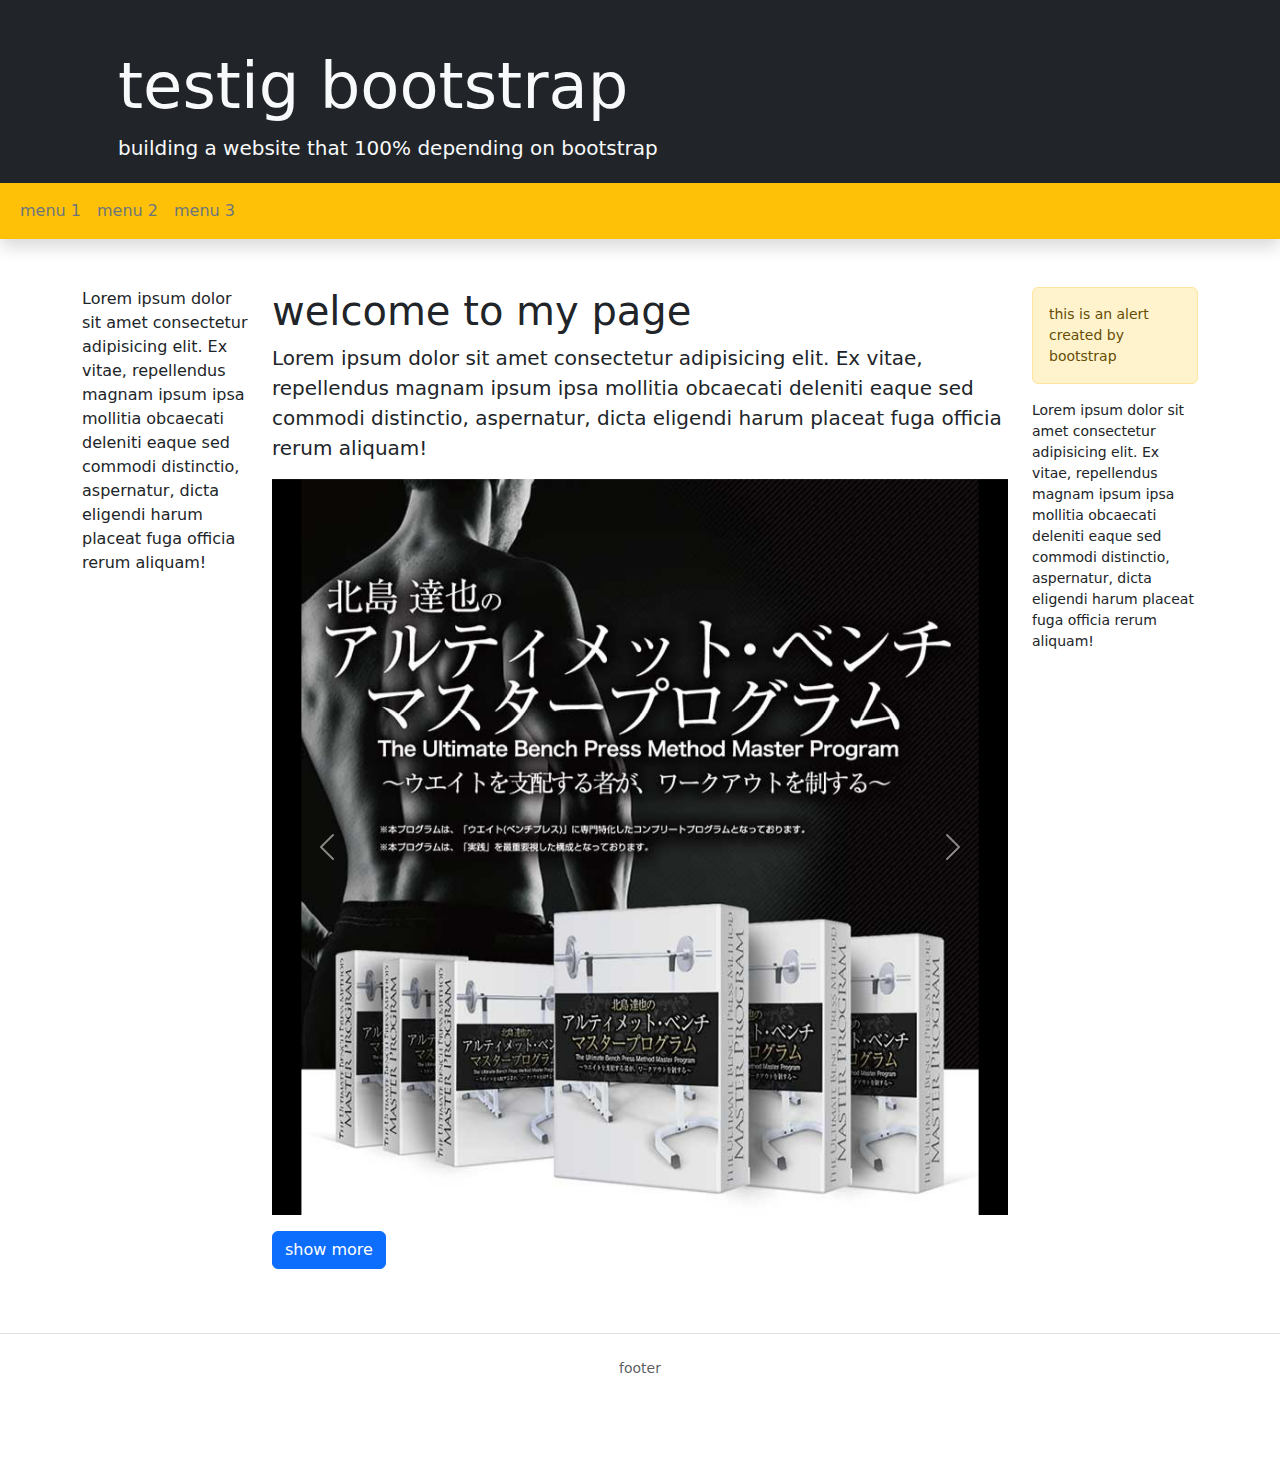
<file: index4.html>
<html lang="en">

<head>
    <meta charset="UTF-8">
    <meta http-equiv="X-UA-Compatible" content="IE=edge">
    <meta name="viewport" content="width=device-width, initial-scale=1.0">
    <title>Document</title>
    <link href="https://cdn.jsdelivr.net/npm/bootstrap@5.1.3/dist/css/bootstrap.min.css" rel="stylesheet">
    <script src="https://cdn.jsdelivr.net/npm/bootstrap@5.1.3/dist/js/bootstrap.bundle.min.js"></script>
</head>

<body>
    <header class="bg-dark text-light shadow mb-5">
        <div class="container p-5 pb-1">
            <h1 class="display-3">testig bootstrap</h1>
            <p class="lead">building a website that 100% depending on bootstrap</p>

        </div>
        <nav class="navbar navbar-expand-sm  bg-warning">
            <div class="container-fluid">
              <ul class="navbar-nav">
                <li class="nav-item">
                  <a class="nav-link link-secondary" href="#">menu 1</a>
                </li>
                <li class="nav-item">
                  <a class="nav-link link-secondary" href="#">menu 2</a>
                </li>
                <li class="nav-item">
                  <a class="nav-link link-secondary" href="#">menu 3</a>
                </li>
              </ul>
            </div>
          </nav>
    </header>

    <div class="container">
        <div class="row">
            <div class="col-lg-2">
                <p>Lorem ipsum dolor sit amet consectetur adipisicing elit. Ex vitae, repellendus magnam
                    ipsum ipsa
                    mollitia
                    obcaecati deleniti eaque sed commodi distinctio, aspernatur, dicta eligendi harum placeat fuga
                    officia
                    rerum
                    aliquam!
                </p>
            </div>
            <div class="col-lg-8 col-md-8">
                <h1>welcome to my page</h1>
                <p class="lead">Lorem ipsum dolor sit amet consectetur adipisicing elit. Ex vitae, repellendus magnam
                    ipsum ipsa
                    mollitia
                    obcaecati deleniti eaque sed commodi distinctio, aspernatur, dicta eligendi harum placeat fuga
                    officia
                    rerum
                    aliquam!
                </p>
                <div id="carouselExampleControls" class="carousel slide" data-bs-ride="carousel">
                    <div class="carousel-inner">
                        <div class="carousel-item active">
                            <img src="media/image/product1.jpg" class="d-block w-100" alt="...">
                        </div>
                        <div class="carousel-item">
                            <img src="media/image/product2.jpg" class="d-block w-100" alt="...">
                        </div>
                        <div class="carousel-item">
                            <img src="media/image/product3.png" class="d-block w-100" alt="...">
                        </div>
                    </div>
                    <button class="carousel-control-prev" type="button" data-bs-target="#carouselExampleControls"
                        data-bs-slide="prev">
                        <span class="carousel-control-prev-icon" aria-hidden="true"></span>
                        <span class="visually-hidden">Previous</span>
                    </button>
                    <button class="carousel-control-next" type="button" data-bs-target="#carouselExampleControls"
                        data-bs-slide="next">
                        <span class="carousel-control-next-icon" aria-hidden="true"></span>
                        <span class="visually-hidden">Next</span>
                    </button>
                </div>
                <a href="#hiddentext" data-bs-toggle="collapse" class="btn btn-primary mt-3 mb-3">show more</a>
                <div class="collapse" id="hiddentext">
                    <h2>hidden text</h2>
                    <p>Lorem ipsum, dolor sit amet consectetur adipisicing elit. Quaerat aliquid, beatae optio porro
                        molestiae, sapiente quasi vitae asperiores nobis, illo ducimus! Dolores consectetur doloribus
                        quod
                        quaerat voluptas iste cupiditate ea.</p>
                    <p>Lorem ipsum, dolor sit amet consectetur adipisicing elit. Quaerat aliquid, beatae optio porro
                        molestiae, sapiente quasi vitae asperiores nobis, illo ducimus! Dolores consectetur doloribus
                        quod
                        quaerat voluptas iste cupiditate ea.</p>
                </div>

            </div>
            <div class="col-lg-2 col-md-4 small">
                <div class="alert alert-warning">this is an alert created by bootstrap</div>

                <p>Lorem ipsum dolor sit amet consectetur adipisicing elit. Ex vitae, repellendus magnam ipsum ipsa
                    mollitia
                    obcaecati deleniti eaque sed commodi distinctio, aspernatur, dicta eligendi harum placeat fuga
                    officia
                    rerum
                    aliquam!
                </p>

            </div>
        </div>
    </div>
    <footer class="border-top my-5 py-4 ">
        <p class="small text-muted text-center">footer</p>
    </footer>
</body>

</html>
</file>
<file: CSS/screen.css>
html{
    background-color: coral;
}

body{
    font-family:'Segoe UI', Tahoma, Geneva, Verdana, sans-serif ;
    font-size: 20px;
    margin: 0;
}

header h1{
    padding-left: 30px;
    margin:0;
    font-weight:normal;
    font-family:Impact, Haettenschweiler, 'Arial Narrow Bold', sans-serif
}

h2{
    color:orange;
    text-align: center;
    font-family: Impact, Haettenschweiler, 'Arial Narrow Bold', sans-serif;
}

/*nav menu*/

header p{
    margin:0;
    padding-left: 30px;
}

header{
    padding-top:40px;
    color:orange;
    background-image: url(../media/image/footer.jpeg);
    background-position: center;
    background-size:cover;
    border-bottom: 3px solid blanchedalmond;
}

.navmenu{
    margin-top: 20px;
}

.navmenu a{
    display: block;
    text-decoration: none;
    color: orange;
    padding:10px 20px;
    border:3px solid blanchedalmond;
    border-bottom: none;
    background-color: #FFF;
}

.navmenu li{
    list-style: none;
    float: left;
    margin-right: 5px;
}

.navmenu ul{
    margin: 0;
    padding:0;
}

.navmenu a:hover{
    background-color:blanchedalmond;
}

/*nav menu*/

img{
    max-width: 100%;
    height: auto;
    display: block;
    
}

.image{
    
    position: relative;
}


.imagecaption{
    position:absolute;
    bottom:0;
    left:0;
    color:white;
    background-color: rgba(0,0,0,.5);
    padding:15px 0px;
    width: 100%;
    text-align: center;    
}

.productbox{
    border:3px solid blanchedalmond;
    width:46%;
    height: auto;
    box-sizing: border-box;
    float:left;
    margin: 10px;
}

.productbox:hover{
    border-color: orange;
}

/*table*/
table{
    margin-top: 20px;
    border-spacing: 0;
    border-collapse: collapse;
    width:100%;
}

table th{
    text-align: centrer;
    background-color: orange;
    color:#FFF;
    text-shadow:1px,1px #999;
    
}

table th,
table td{
    border:1px solid orange;
    padding:10px;
    
}

.head1{
    width:40%;
}

.head2{
    width:15%;
}

.head3{
    width:15%;}

.head4{
    width:30%
}

table tbody tr:nth-child(even){
    background-color: blanchedalmond;
}

table.shoplist td:nth-child(2),
table.shoplist td:nth-child(3),
table.shoplist td:nth-child(4){
    text-align: center;

}

/*table*/

/*form*/

form{
    background-color: lightgrey;
    padding: 30px 50px;
    font-size:85%;
    color:dimgrey;
    
}

input[type="e-mail"],
input[type="password"],
select{
    width: 100%;
    height: 40px;
    padding: 0px 10px;
    box-sizing: border-box;
    font-size: 100%;
    margin-bottom: 20px;
    border: solid 2px blanchedalmond;
    
}

input[type="e-mail"]:focus,
input[type="password"]:focus{
    border: solid 2px orange;
    outline: none;
}

select:focus{
    outline: none;
}

input[type="submit"]{
    width:100%;
    background-color: orange;
    display:box;
    color:white;
    height: 40px;
    box-sizing: border-box;
    border:1px solid orange;
    border-radius: 10px;
    margin-bottom: 10px;
    font-size:100%;

}

input[type="submit"]:hover{
    background-color:orangered;
    border-color: orangered;
    outline: none;
}

.checkbox-text{
    font-size:85%;
    color:dimgrey;
}

/*form*/

.highlight{
    background-color: yellow;
}

aside p{
    color:purple;
}

footer{
    text-align: center;
    color: #999;
    padding-top: 20px;
    padding-bottom: 20px;
    font-size: 85%;
    background-image: url(../media/image/footer.jpeg);
    background-size: cover;
    background-position: center;
}

footer .highlight{
    background-color: lightgray;
}

#pruniqe{
    color:red;
    font-size: x-large;
}

.boxa{
    background-color: lightblue;
    border:3px solid black;
    margin-bottom: 20px;
    width:250px;
    height: 300px;
    box-sizing: border-box;
    
}

.boxb{
    background-color: orange;
    width:250px;
    height: 300px;
}

.container{
    width: 940px;
    margin-left: auto;
    margin-right: auto;
    background-color: #FFF;
}

.container2{
    max-width: 940px;
    margin:auto;
}

.container3{
    max-width: 940px;
    margin:auto;
    
}

.content-area{
    border-bottom: 3px solid  blanchedalmond;
    margin-left: 40px;
    background-color: white;
    
}

.main-area{
    width:70%;
    float: left;
    padding-right: 40px;
    box-sizing: border-box;
    line-height: 1.5;    
}

.sidebar{
    width:30%;
    float:left;
    background-color: blanchedalmond;
    background-image: linear-gradient(to bottom, blanchedalmond, coral);
    font-size: 80%;
    padding-right:40px;
    padding-left:40px;
    padding-top:20px;
    padding-bottom: 20px;
    box-sizing: border-box;
}

/*float*/

.group:before,
.group:after {
 content: "";
 display: table;
}

.group:after {
 clear: both;
}

.group {
 zoom: 1;
}

/*float*/

.topvideo{
    width:100%;
    margin-top: 10px;
    border: 3px solid blanchedalmond;
}
/*------------------------------------------------------  S-in responsive 940px------------------------------------------------------------------------*/
@media screen and (max-width:940px) {
    .hidden-res {
        display: none;
    }
    
    .container{
        width: 600px;
        margin-left: auto;
        margin-right: auto;
        background-color: #FFF;
    }
    
   
    .main-area{
        width:100%;
        float: left;
        padding-right: 40px;
        box-sizing: border-box;
        line-height: 1.5;    
    }
}
/*------------------------------------------------------  E-in responsive 940px------------------------------------------------------------------------*/

/*------------------------------------------------------  S-in responsive px------------------------------------------------------------------------*/
@media screen and (max-width:600px) {
    .hidden-res {
        display: none;
    }

    .container{
        width :500px;
    }

    .main-area{
        width:100%;
    }
    .imagecaption{
        position:sticky;
        background-color: rgba(0,0,0,.5);
        margin-top: -13px;
        padding:0px;
}

.imagecaption p {
    font-size: small;
}
}
  
/*------------------------------------------------------  S-in responsive px------------------------------------------------------------------------*/
</file>
<file: lp/style.css>
body{
    padding:0;
    margin:0;
    background-color: black;
    font-family: sans-serif;
}

.warp{
    width:960px;
    margin:auto;
    background-color: white;
}
img{
    width:100%;
}

.center{
    text-align: center;
    margin-top: 40px;
    
}

section{
    margin-bottom:70px;
    padding-left: 3%;
    padding-right: 3%;
}

.header{
    position: relative;
    width:960px;
    height:420px;
    box-sizing: border-box;
    background-image: url("image/headerback.jpg");
    background-repeat: no-repeat;
    background-size: 960px;
    background-size: cover;
    background-position: center;
    
}

.headinner{
    position: absolute;
    bottom: 80;
    left:80;
    z-index: 20;
}

h1{
    color:white;
    font-size:50px;
    text-shadow:2px 2px 5px black;
}

.headerimg{
    position: absolute;
    right:10;
}

.headerimg img{
    width:300px;
    height:420px;
    object-fit: cover;
    object-position: 0% 0%;
    z-index: 10;
}

.intro span{
    background:linear-gradient(transparent 60%, rgb(249, 170, 170) 60%);
}

.hedding{
    letter-spacing: 10px;
    background-color: #CDCDCD;
    padding:30px;
    font-size: xx-large;
    text-align: center;
    margin-bottom: 50px;
    margin-top:0;
    box-shadow: 0 4px 8px 0 rgba(0, 0, 0, 0.2), 0 6px 20px 0 rgba(0, 0, 0, 0.19);
}

.tokutyou{
    padding:0;
    list-style-type: none;
    margin:auto;
    display: flex;
    justify-content: space-between;
    font-size: large;
}

.tokutyou li{
   color:white;
   font-size: larger;
   background-color:rgb(173, 29, 29) ;
   padding:15px;
   width:32%;
   border-radius: 5px;
   box-sizing: border-box;
   box-shadow: 0 4px 8px 0 rgba(0, 0, 0, 0.2), 0 6px 20px 0 rgba(0, 0, 0, 0.19);
}

.name{
    color:white;
    background-color: rgb(173, 29, 29);
    padding:20px;
    border-radius: 5px;
    font-size: large;
    font-weight: bold;
}

.voicewarp{
    border:solid 1px #CDCDCD;
    border-radius: 5px;
    padding:20px;
}

.voicehead{
    margin-top:10px;
    font-size: xx-large;
}

.userimage1{
    display: flex;
}

.userimage{
    display: flex;
}

.userimage1 img{
    object-fit: cover;
    height: 400px;
}

.userimage1 dt img{
    object-position:25%;
}

.userimage1 dd img{
    object-position:90%;
}

.imgrelative{
    position: relative;
}

.imgabsolute{
    position: absolute;
    color:white;
    font-size: large;
    font-weight: 600;
    background-color:rgba(0, 0, 0,.6);
    padding:10px 15px;
    bottom:0;
    left:0;
}

.imgrelative .after{
    color:black;
    font-weight: 600;
    background-color:rgba(255, 255, 255,.7);
}

.imgabsolute2{
    position: absolute;
    color:white;
    font-size: large;
    font-weight: 600;
    background-color:rgba(0, 0, 0,.6);
    padding:10px 15px;
    bottom:0;
    left:215;
}

.imgabsolute2 .after{
    color:black;
    font-weight: 600;
    background-color:rgba(255, 255, 255,.7);
    right: 0;
    
}

dl{
    margin:0;
}

dd{
    margin:0;
}

.userimage dt{
    margin-right:10px;

}

.userimage dd{
    margin-right:10px;
}

.beforeafter{
    display: flex;
    justify-content: space-around;
    padding:0;
    margin: 0;
}

.beforeafter li{
    list-style-type: none;
    margin-right:10px;
    flex:1;
}

.beforeafter li img{
    box-sizing: border-box;
    width: 100%;
    height: 400px;
    object-fit: cover;
}

.voice{
    background-color:#f7e6e6;
    margin: 20px;
    padding:20px;
    border-radius: 5px;
    
}

.caption{
    text-align: right;
    color:red;
}

.price{
    font-size: xx-large;
    width:33%;
    text-align: center;
    border-radius: 5px;
    background-color: rgb(173, 29, 29);
    color: white;
    padding:30px;
    box-sizing: border-box;
    margin:auto;
    box-shadow: 0 4px 8px 0 rgba(0, 0, 0, 0.2), 0 6px 20px 0 rgba(0, 0, 0, 0.19);
}

.price span{
    font-size:small;
}

.adress{
    display: flex;
    justify-content:space-between;
    padding:0;
    margin:0;
    list-style-type: none;
    
}

.adress li{
    flex:1;
    box-sizing: border-box;
    margin-left:10px;
}

.cv{
    color:white;
    font-size: x-large;
    padding:20px;
    background-color: rgb(173, 29, 29);
    text-decoration: none;
    border-radius: 5px;
    text-align: center;
}

.cv:hover{
    background-color: red;
}

form{
    padding-left:50px;
    padding-right: 50px;
    box-sizing: border-box;
    
}

input[type="text"],
input[type="email"],
input[type="tel"]{
    width:100%;
    box-sizing: border-box;
    display: block;
    padding:0 10px;
    height: 40px;
    font-size: large;
}

fieldset{
border:solid 1px #CDCDCD;
}

textarea{
    width:100%;
    height:150px;
    font-size: large;
    box-sizing: border-box;
    margin-bottom: 20px;
}

input[type="submit"]{
    width:100%;
    height:50px;
    background-color: rgb(173, 29, 29);
    color:white;
    border:0px;
    font-size: larger;
    font-weight: 500;
}

input[type="submit"]:hover{
    background-color:red;
}

footer{
    color: #CDCDCD;
    text-align: center;
    margin:30px;
}

@media screen and (max-width:600px){
    .warp{
        width:auto;
        margin:auto;
    }

    .header{
        width:auto;
        height:300px;
    }
    
    h1{
        font-size:30px;
        background-color:rgba(0, 0, 0,);
        margin:0;
    }

    .headinner{
        position: absolute;
        bottom:20;
        left:10;
    }
    
    .headerimg img{
        width:220px;
        height:300px;
        object-fit: cover;
        object-position: 0% 0%;
    }

    .hedding{
        letter-spacing: 5px;
        font-size: x-large;
        padding:20px;
        padding-left: 0;
        padding-right: 0;
    }

    .tokutyou{
        padding:0;
        list-style-type: none;
        margin:auto;
        display: flex;
        flex-direction: column;
        
    }

    .tokutyou li{
        color:white;
        font-size: small;
        background-color:rgb(173, 29, 29) ;
        padding:10px;
        width:90%;
        margin:auto;
        margin-bottom: 5px;
        border-radius: 5px;
        box-sizing: border-box;
        box-shadow: 0 4px 8px 0 rgba(0, 0, 0, 0.2), 0 6px 20px 0 rgba(0, 0, 0, 0.19);
    }

    .voicehead{
        margin-top:10px;
        font-size: x-large;
    }

    .userimage1{
        flex-direction: column;
        
    }

    .userimage{
        margin-bottom: 10px;
    }

    .userimage dd{
        margin-right:0;
        
    }

    .beforeafter{
        flex-direction: column;
    }
    .beforeafter li{
        margin-right: 0;
        padding-bottom: 10px;
    }
    .beforeafter li img{
        box-sizing: border-box;
        width:100%;
        height:auto;
        object-fit: cover;
    }

    .imgrelative .after{
        color:black;
        font-weight: 600;
        background-color:rgba(255, 255, 255,.7);
        left: auto;
        right: 0px;
        text-align: right;
    }

    .price{
        width:100%;
        padding:10px;
        margin-bottom:10px;
    }

    .adress{
        flex-direction: column;
    }
   
    .adress li{
        margin-left:0;
    }

    .voice{
        padding:5px 15px;
        margin: 10px;
    }

    form{
        padding-left:20px;
        padding-right: 20px;
        
    }
}
</file>
<file: 0402.css>
body{
    padding:0;
    margin:0;
    font-family: Arial, Helvetica, sans-serif;
}

a{
    color:black;
    text-decoration: none;
}

header h1 img{
    width:150px;
}

header{
    width: 960px;
    margin:auto;
    display: flex;
    justify-content: space-between;
    padding-left: 4%;
    padding-right: 4%;
}

header a:hover{
    color:gray;
}

.menu ul{
    display: flex;
    margin-top: 50px;
}

nav li{
    list-style-type: none;
}

.menu li{
    margin-right: 30px;
}

.topimage{
    height:600px;
    display: block;
    width:100%;
    object-fit: cover;
}

.section1{
    width:960px;
    margin:auto;
    padding-top:60px;
    padding-left: 4%;
    padding-right: 4%;
}

.hedding{
    text-align: center;
    text-decoration-line: underline;
    margin-bottom:50px;
    font-size: xx-large;
}

.profile{
    margin:auto;
    display: flex;
    width:550px;
}

.profimage{
    width:150px;
  height:150px;
  object-fit:cover;
  border-radius:50%;
  margin-right:30px;
}

.profiletext h3{
    margin-bottom:0 ;
}

.profiletext p{
    margin-top:0;
}

.section2{
    width:960px;
    margin:auto;
    padding-top:100px;
    padding-left: 4%;
    padding-right: 4%;
}

.gallery{
    display: flex;
}

.section2 li{
    width:30%;
    list-style-type: none;
}

.gallaery-heddiing{
    text-align: center;
    margin-bottom: 0;
}

.section2 p{
    margin-top: 0;
}

.gallery{
    padding:0;
}

.gallery li{
    margin-right:30px;
}

.galleryimg{
    height:200px;
    display: block;
    width:100%;
    object-fit: cover;
}

footer{
    text-align: center;
    padding-top:50px;
    padding-bottom: 20px;
    color:lightgray;
    font-size: small;
}

@media screen and (max-width: 600px){

    header{
        width:auto;
    }

    .section1{
        width:auto;
    }

    .profile{
        width:auto;
        flex-direction: column;
    }

    .profimage{
      margin:auto;
    }

    .profiletext{
        width:auto;
        margin: auto;
    }

    .profiletext h3{
        margin-bottom:20px;
    }
    
    .section2{
        width:auto;
    }

    .gallery{
        flex-direction: column;
    }

    .gallery h3{
        margin-bottom: 15px;
    }

    .section2 li{
        width:100%;
        margin-bottom: 40px;
        
    }

    .galleryimg{
        height:350px;
        display: block;
        width:100%;
        object-fit: cover;
    }

    footer{
        padding-top:0;
    }
}
</file>
<file: CSS/cssforflexbox.css>
body{
    margin:0px;
    padding:0px;
    
}

span{
    color:blue;
    font-size: x-large;
}

header{
    background-color: skyblue;  
}

header h1{
    color:aliceblue;
    font-weight:normal;
    padding-top: 40px;
    margin-bottom: 0;
}

header p{
    margin-top:0;
    color:aliceblue;
}

.headerwidth{
    width:900px;
    margin:auto;
    padding-right:40px;
    padding-left:40px;
    margin-bottom: 0;
}


.navmenu{         /*navigation menu */
    display: flex;
} 

.menulist{
    flex:1;
    margin: auto;
    text-align: center;
    background-color: aliceblue;
    border-right:solid skyblue;
    padding:15px 10px;
}

.navmenu a{
    text-decoration: none;
    color: skyblue;
    font-size: large;

}

.navmenu:hover{
    color:white;
}

.menulist:hover{
    background-color:cornflowerblue;
    color:white;
}

.conteinerlayaot{    /*outline of contents area */
    width:900px;
    margin:auto;
    display: flex;
    padding-right:40px;
    padding-left:40px;
}
.main{
    flex:3;
    margin-right:30px;
}

.side{
    flex:1;
}

.boxflex{  /*3boxes inside the contents area */
    display: flex;
    justify-content: space-between;
}

.boxa{
    padding:10px;
    flex-basis:30%;
    box-sizing: border-box;
}

.boxa:nth-child(1){background-color: blanchedalmond;}
.boxa:nth-child(2){background-color:beige}
.boxa:nth-child(3){background-color: azure;}

@media (max-width: 900px) {
    .conteinerlayaot{
        width:auto;
        flex-direction: column;
        padding-right: 0;
    }
    .boxflex{
        flex-direction: column;
    }
     
    .headerwidth{
     width:auto;
     margin:auto;
     padding-right:40px;
     padding-left:40px;
     }

     .side{
         padding-right: 40px;
     }
    
}

@media(max-width: 500px){

    .navmenu{
        flex-wrap: wrap;
    } 
    
    .menulist{
        flex-basis: 50%;
        border-bottom:solid skyblue;
        box-sizing: border-box;
        padding:10px;
        
  }
   .navmenu a{
       font-size: small;
   }
    }
</file>
